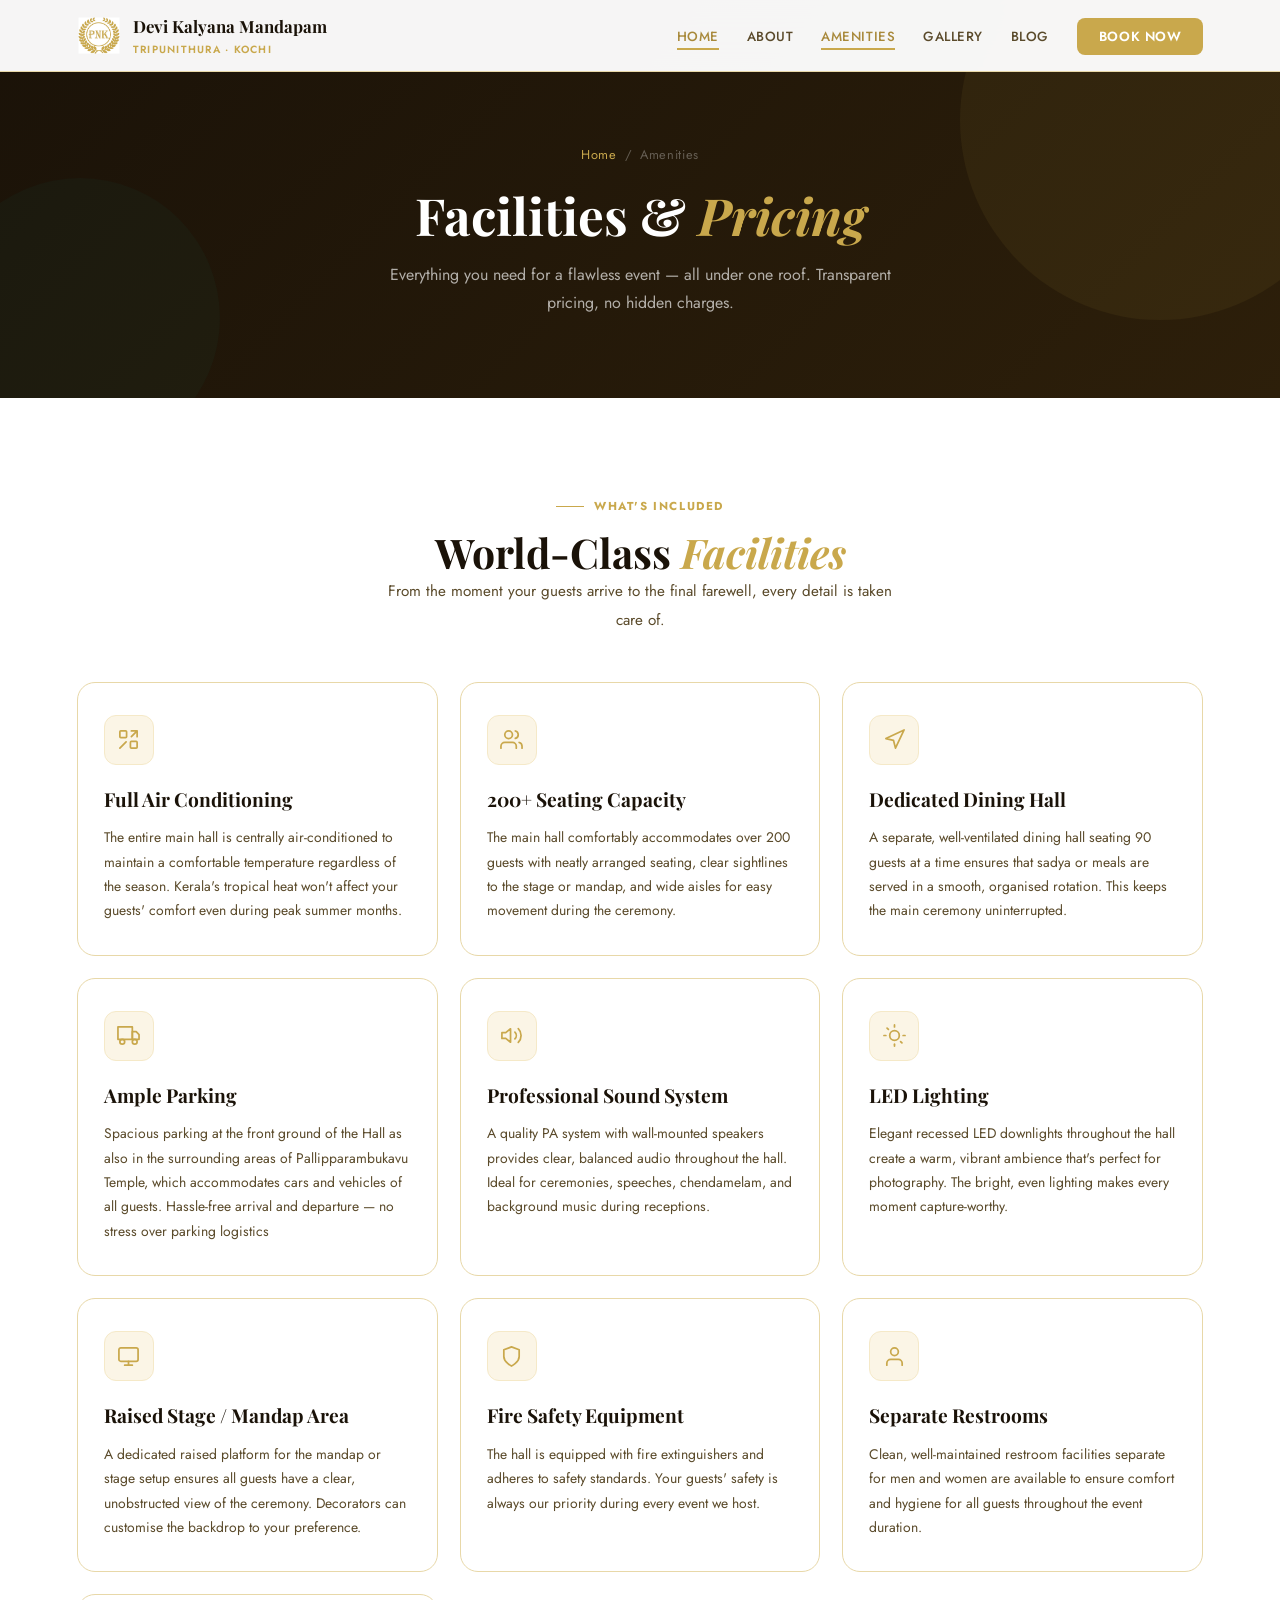
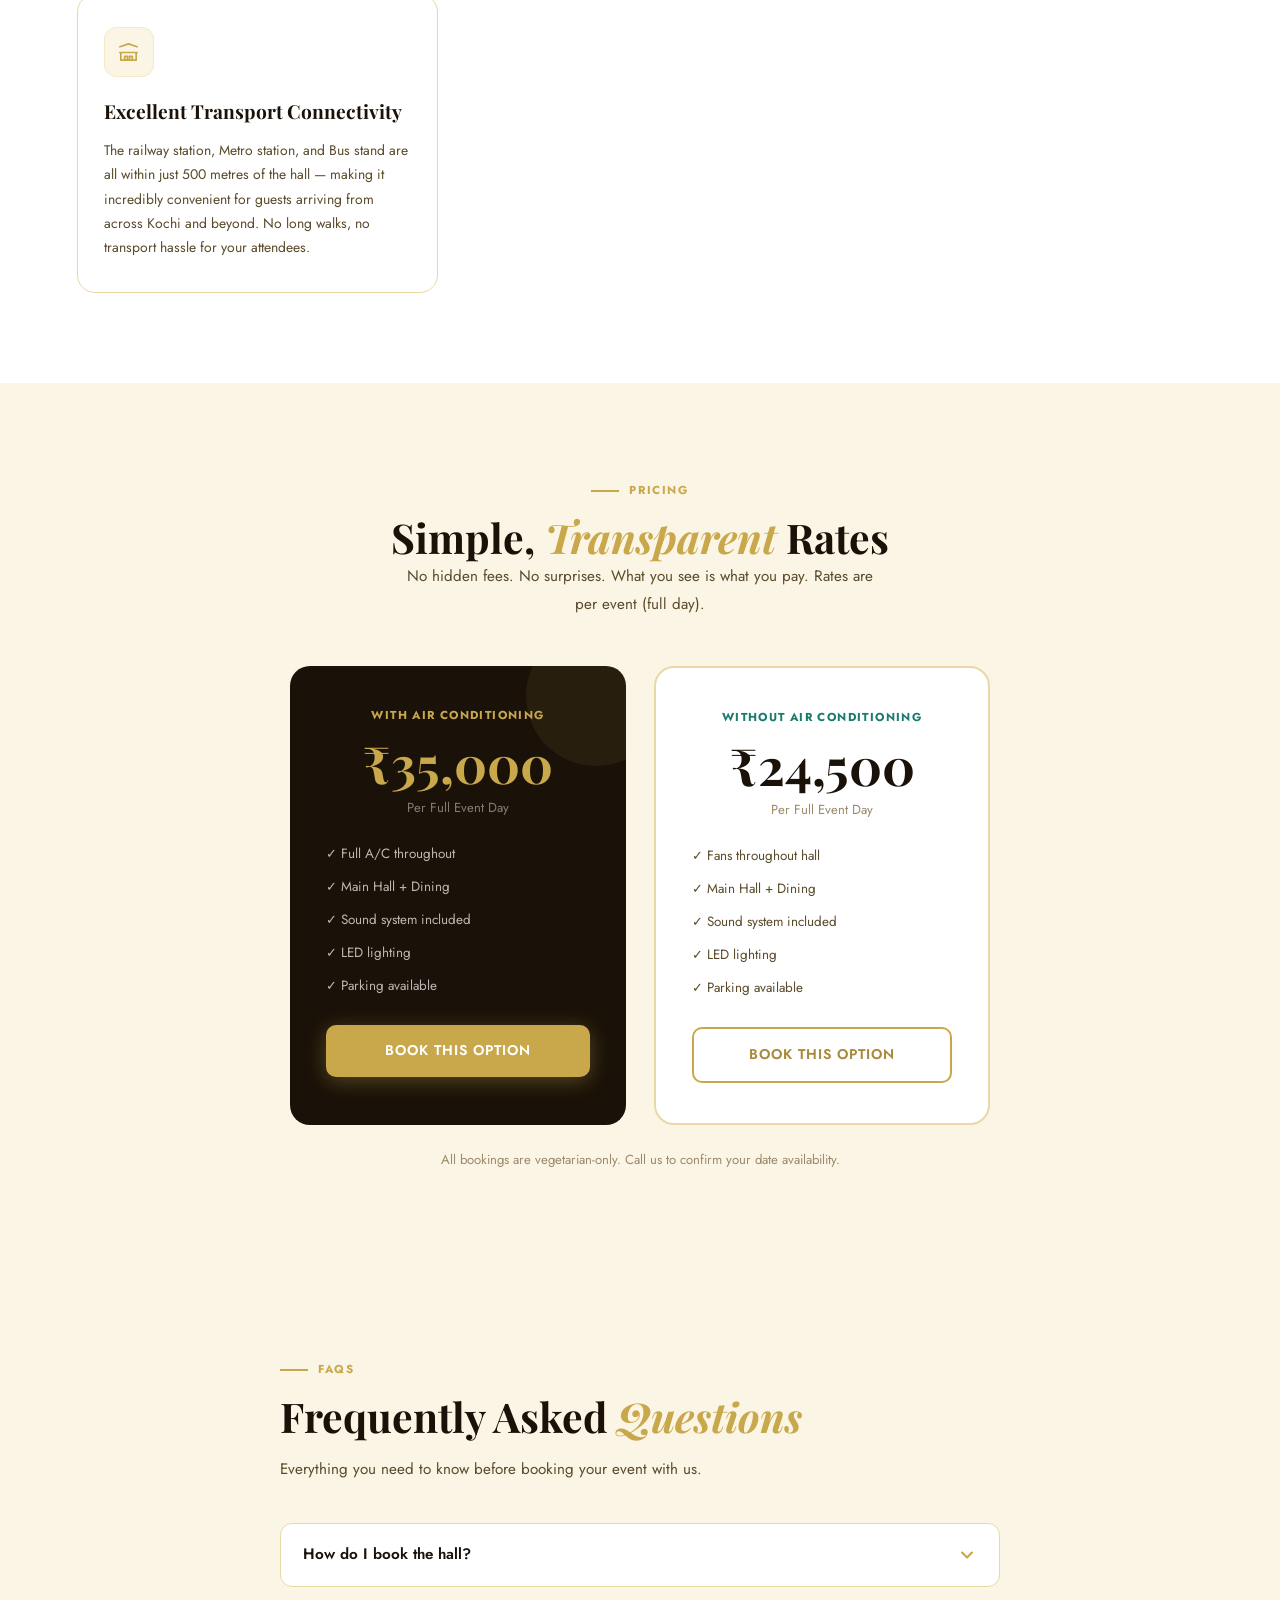
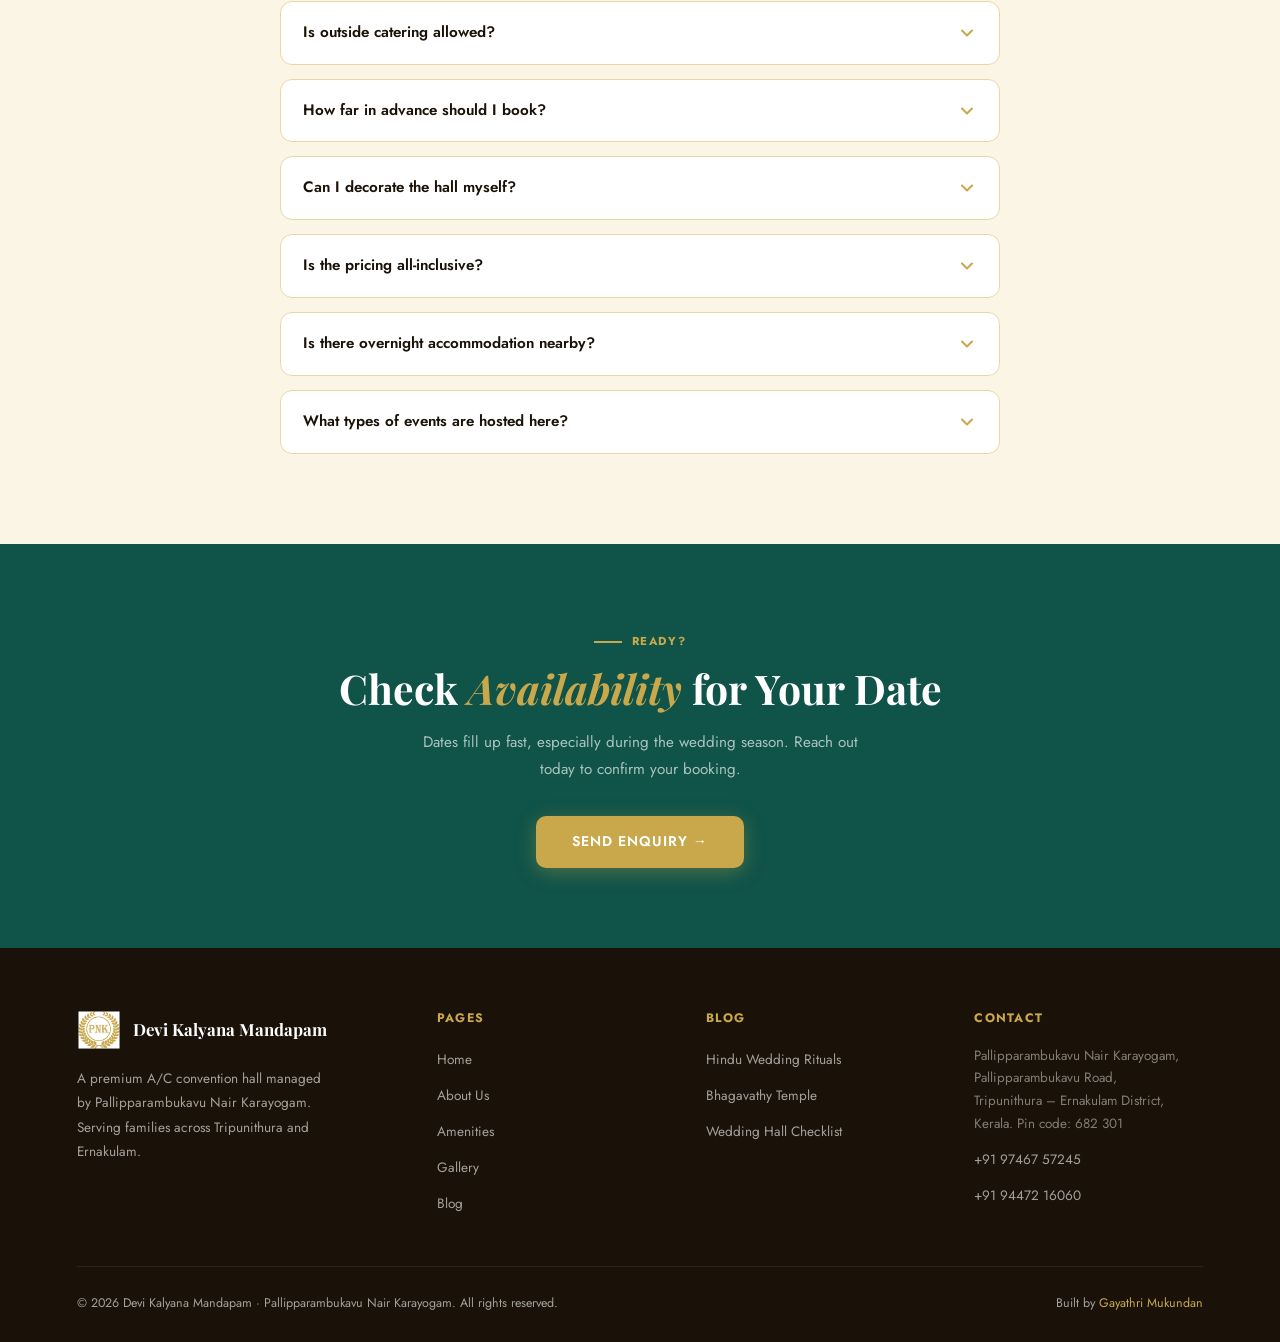
<file: amenities/index.html>
<!DOCTYPE html>
<html lang="en">
<head>
  <meta charset="UTF-8" />
  <meta name="viewport" content="width=device-width, initial-scale=1.0" />
  <link rel="icon" type="image/x-icon" href="../assets/favicom.png" />
  <title>Amenities & Pricing – Devi Kalyana Mandapam, Tripunithura</title>
  <meta name="description" content="Full A/C hall with 200+ seating, dining for 90, parking, LED lighting & sound system. Hall rent: ₹35,000 (A/C) / ₹24,500 (Non-A/C). Vegetarian functions only. Tripunithura, Kochi." />
  <link rel="canonical" href="https://devikalyanamandapam.in/amenities/" />
  <link rel="preconnect" href="https://fonts.googleapis.com" />
  <link rel="preconnect" href="https://fonts.gstatic.com" crossorigin />
  <link href="https://fonts.googleapis.com/css2?family=Playfair+Display:ital,wght@0,400;0,600;0,700;1,400;1,600&family=Jost:wght@300;400;500;600&display=swap" rel="stylesheet" />
  <link rel="stylesheet" href="../css/style.css" />
</head>
<body>

<!-- NAV -->
<nav id="navbar">
  <div class="nav-brand">
    <img src="../assets/PNK_Logo_Golden.png" alt="PNK Logo" class="nav-logo-img" />
    <div class="nav-brand-text"><span>Devi Kalyana Mandapam</span><span>Tripunithura · Kochi</span></div>
  </div>
  <ul class="nav-links">
    <li><a href="../index.html">Home</a></li>
    <li><a href="../about/index.html">About</a></li>
    <li><a href="index.html" class="active">Amenities</a></li>
    <li><a href="../gallery/index.html">Gallery</a></li>
    <li><a href="../blog/index.html">Blog</a></li>
    <li><a href="../index.html#contact" class="btn-nav">Book Now</a></li>
  </ul>
  <div class="hamburger" id="hamburger"><span></span><span></span><span></span></div>
</nav>
<div class="mobile-menu" id="mobileMenu">
  <a href="../index.html" class="mobile-link">Home</a>
  <a href="../about/index.html" class="mobile-link">About</a>
  <a href="index.html" class="mobile-link">Amenities</a>
  <a href="../gallery/index.html" class="mobile-link">Gallery</a>
  <a href="../blog/index.html" class="mobile-link">Blog</a>
  <a href="../index.html#contact" class="mobile-link">Contact &amp; Book</a>
</div>

<!-- PAGE HERO -->
<div class="page-hero">
  <div class="page-hero-inner">
    <div class="page-hero-breadcrumb"><a href="../index.html">Home</a><span>/</span><span>Amenities</span></div>
    <h1>Facilities &amp; <em>Pricing</em></h1>
    <p>Everything you need for a flawless event — all under one roof. Transparent pricing, no hidden charges.</p>
  </div>
</div>

<!-- ALL AMENITIES -->
<section style="background:var(--white)">
  <div class="section-inner">
    <div style="text-align:center;margin-bottom:48px" class="reveal">
      <div class="section-tag" style="justify-content:center">What's Included</div>
      <h2 class="section-title">World-Class <em>Facilities</em></h2>
      <p class="section-body" style="max-width:520px;margin:0 auto">From the moment your guests arrive to the final farewell, every detail is taken care of.</p>
    </div>
    <div class="amenities-full-grid">
      <div class="amenity-full-card reveal">
        <div class="am-icon"><svg viewBox="0 0 24 24"><path d="M9.5 14.5L3 21M21 3l-6 6M21 3H15M21 3v6"/><rect x="3" y="3" width="7" height="7" rx="1"/><rect x="14" y="14" width="7" height="7" rx="1"/></svg></div>
        <h3>Full Air Conditioning</h3>
        <p>The entire main hall is centrally air-conditioned to maintain a comfortable temperature regardless of the season. Kerala's tropical heat won't affect your guests' comfort even during peak summer months.</p>
      </div>
      <div class="amenity-full-card reveal">
        <div class="am-icon"><svg viewBox="0 0 24 24"><path d="M17 21v-2a4 4 0 0 0-4-4H5a4 4 0 0 0-4 4v2"/><circle cx="9" cy="7" r="4"/><path d="M23 21v-2a4 4 0 0 0-3-3.87M16 3.13a4 4 0 0 1 0 7.75"/></svg></div>
        <h3>200+ Seating Capacity</h3>
        <p>The main hall comfortably accommodates over 200 guests with neatly arranged seating, clear sightlines to the stage or mandap, and wide aisles for easy movement during the ceremony.</p>
      </div>
      <div class="amenity-full-card reveal">
        <div class="am-icon"><svg viewBox="0 0 24 24"><path d="M3 11l19-9-9 19-2-8-8-2z"/></svg></div>
        <h3>Dedicated Dining Hall</h3>
        <p>A separate, well-ventilated dining hall seating 90 guests at a time ensures that sadya or meals are served in a smooth, organised rotation. This keeps the main ceremony uninterrupted.</p>
      </div>
      <div class="amenity-full-card reveal">
        <div class="am-icon"><svg viewBox="0 0 24 24"><rect x="1" y="3" width="15" height="13"/><polygon points="16 8 20 8 23 11 23 16 16 16 16 8"/><circle cx="5.5" cy="18.5" r="2.5"/><circle cx="18.5" cy="18.5" r="2.5"/></svg></div>
        <h3>Ample Parking</h3>
        <p>Spacious parking at the front ground of the Hall as also in the surrounding areas of Pallipparambukavu Temple, which accommodates cars and vehicles of all guests. Hassle-free arrival and departure — no stress over parking logistics</p>
      </div>
      <div class="amenity-full-card reveal">
        <div class="am-icon"><svg viewBox="0 0 24 24"><polygon points="11 5 6 9 2 9 2 15 6 15 11 19 11 5"/><path d="M19.07 4.93a10 10 0 0 1 0 14.14M15.54 8.46a5 5 0 0 1 0 7.07"/></svg></div>
        <h3>Professional Sound System</h3>
        <p>A quality PA system with wall-mounted speakers provides clear, balanced audio throughout the hall. Ideal for ceremonies, speeches, chendamelam, and background music during receptions.</p>
      </div>
      <div class="amenity-full-card reveal">
        <div class="am-icon"><svg viewBox="0 0 24 24"><circle cx="12" cy="12" r="5"/><line x1="12" y1="1" x2="12" y2="3"/><line x1="12" y1="21" x2="12" y2="23"/><line x1="4.22" y1="4.22" x2="5.64" y2="5.64"/><line x1="18.36" y1="18.36" x2="19.78" y2="19.78"/><line x1="1" y1="12" x2="3" y2="12"/><line x1="21" y1="12" x2="23" y2="12"/></svg></div>
        <h3>LED Lighting</h3>
        <p>Elegant recessed LED downlights throughout the hall create a warm, vibrant ambience that's perfect for photography. The bright, even lighting makes every moment capture-worthy.</p>
      </div>
      <div class="amenity-full-card reveal">
        <div class="am-icon"><svg viewBox="0 0 24 24"><rect x="2" y="3" width="20" height="14" rx="2"/><line x1="8" y1="21" x2="16" y2="21"/><line x1="12" y1="17" x2="12" y2="21"/></svg></div>
        <h3>Raised Stage / Mandap Area</h3>
        <p>A dedicated raised platform for the mandap or stage setup ensures all guests have a clear, unobstructed view of the ceremony. Decorators can customise the backdrop to your preference.</p>
      </div>
      <div class="amenity-full-card reveal">
        <div class="am-icon"><svg viewBox="0 0 24 24"><path d="M12 22s8-4 8-10V5l-8-3-8 3v7c0 6 8 10 8 10z"/></svg></div>
        <h3>Fire Safety Equipment</h3>
        <p>The hall is equipped with fire extinguishers and adheres to safety standards. Your guests' safety is always our priority during every event we host.</p>
      </div>
      <div class="amenity-full-card reveal">
        <div class="am-icon"><svg viewBox="0 0 24 24"><path d="M20 21v-2a4 4 0 0 0-4-4H8a4 4 0 0 0-4 4v2"/><circle cx="12" cy="7" r="4"/></svg></div>
        <h3>Separate Restrooms</h3>
        <p>Clean, well-maintained restroom facilities separate for men and women are available to ensure comfort and hygiene for all guests throughout the event duration.</p>
      </div>
      <div class="amenity-full-card reveal">
        <div class="am-icon"><svg viewBox="0 0 24 24"><path d="M3 12h18M3 6l9-3 9 3M4 12v8h16v-8"/><rect x="8" y="16" width="3" height="4"/><rect x="13" y="16" width="3" height="4"/></svg></div>
        <h3>Excellent Transport Connectivity</h3>
        <p>The railway station, Metro station, and Bus stand are all within just 500 metres of the hall — making it incredibly convenient for guests arriving from across Kochi and beyond. No long walks, no transport hassle for your attendees.</p>
      </div>
    </div>
  </div>
</section>

<!-- PRICING -->
<section style="background:var(--gold-pale)">
  <div class="section-inner">
    <div style="text-align:center;margin-bottom:48px" class="reveal">
      <div class="section-tag" style="justify-content:center">Pricing</div>
      <h2 class="section-title">Simple, <em>Transparent</em> Rates</h2>
      <p class="section-body" style="max-width:480px;margin:0 auto">No hidden fees. No surprises. What you see is what you pay. Rates are per event (full day).</p>
    </div>
    <div  class="pricing-options-grid reveal">
      <div style="background:var(--text-dark);border-radius:20px;padding:40px 36px;text-align:center;position:relative;overflow:hidden">
        <div style="position:absolute;top:-40px;right:-40px;width:140px;height:140px;border-radius:50%;background:rgba(201,168,76,0.08)"></div>
        <div style="font-size:0.72rem;text-transform:uppercase;letter-spacing:0.12em;color:var(--gold);font-weight:700;margin-bottom:12px">With Air Conditioning</div>
        <div style="font-family:var(--ff-head);font-size:3.2rem;color:var(--gold);font-weight:700;line-height:1">₹35,000</div>
        <div style="color:rgba(255,255,255,0.45);font-size:0.82rem;margin-top:8px">Per Full Event Day</div>
        <div style="margin-top:24px;display:flex;flex-direction:column;gap:10px;text-align:left">
          <div style="font-size:0.84rem;color:rgba(255,255,255,0.7)">✓ Full A/C throughout</div>
          <div style="font-size:0.84rem;color:rgba(255,255,255,0.7)">✓ Main Hall + Dining</div>
          <div style="font-size:0.84rem;color:rgba(255,255,255,0.7)">✓ Sound system included</div>
          <div style="font-size:0.84rem;color:rgba(255,255,255,0.7)">✓ LED lighting</div>
          <div style="font-size:0.84rem;color:rgba(255,255,255,0.7)">✓ Parking available</div>
        </div>
        <a href="../index.html#contact" class="btn-gold" style="display:block;margin-top:28px">Book This Option</a>
      </div>
      <div style="background:var(--white);border-radius:20px;padding:40px 36px;text-align:center;border:2px solid var(--border)">
        <div style="font-size:0.72rem;text-transform:uppercase;letter-spacing:0.12em;color:var(--teal);font-weight:700;margin-bottom:12px">Without Air Conditioning</div>
        <div style="font-family:var(--ff-head);font-size:3.2rem;color:var(--text-dark);font-weight:700;line-height:1">₹24,500</div>
        <div style="color:var(--text-light);font-size:0.82rem;margin-top:8px">Per Full Event Day</div>
        <div style="margin-top:24px;display:flex;flex-direction:column;gap:10px;text-align:left">
          <div style="font-size:0.84rem;color:var(--text-mid)">✓ Fans throughout hall</div>
          <div style="font-size:0.84rem;color:var(--text-mid)">✓ Main Hall + Dining</div>
          <div style="font-size:0.84rem;color:var(--text-mid)">✓ Sound system included</div>
          <div style="font-size:0.84rem;color:var(--text-mid)">✓ LED lighting</div>
          <div style="font-size:0.84rem;color:var(--text-mid)">✓ Parking available</div>
        </div>
        <a href="../index.html#contact" class="btn-outline-gold" style="display:block;margin-top:28px">Book This Option</a>
      </div>
    </div>
    <p style="text-align:center;color:var(--text-light);font-size:0.82rem;margin-top:24px">All bookings are vegetarian-only. Call us to confirm your date availability.</p>
  </div>
</section>

<!-- FAQ -->
<section class="faq-section">
  <div class="section-inner">
    <div style="max-width:720px;margin:0 auto">
      <div class="reveal">
        <div class="section-tag">FAQs</div>
        <h2 class="section-title">Frequently Asked <em>Questions</em></h2>
        <p class="section-body">Everything you need to know before booking your event with us.</p>
      </div>
      <div class="faq-list" style="margin-top:40px">
        <div class="faq-item reveal">
          <div class="faq-q">How do I book the hall? <svg viewBox="0 0 24 24" fill="none" stroke-width="2.5" stroke-linecap="round" stroke-linejoin="round"><polyline points="6 9 12 15 18 9"/></svg></div>
          <div class="faq-a"><p>You can call us on +91 97467 57245 / +91 94472 16060 / +91 98473 37007 or fill in the enquiry form on our website. We'll confirm your date and provide booking details.</p></div>
        </div>
        <div class="faq-item reveal">
          <div class="faq-q">Is outside catering allowed? <svg viewBox="0 0 24 24" fill="none" stroke-width="2.5" stroke-linecap="round" stroke-linejoin="round"><polyline points="6 9 12 15 18 9"/></svg></div>
          <div class="faq-a"><p>Yes, you may bring your own catering team. The hall does not provide catering services itself. Please note that only vegetarian food is permitted on the premises — no non-vegetarian items are allowed.</p></div>
        </div>
        <div class="faq-item reveal">
          <div class="faq-q">How far in advance should I book? <svg viewBox="0 0 24 24" fill="none" stroke-width="2.5" stroke-linecap="round" stroke-linejoin="round"><polyline points="6 9 12 15 18 9"/></svg></div>
          <div class="faq-a"><p>We recommend booking at least 3–6 months in advance for weddings and major events, especially during the Kerala wedding season (Nov–Feb). Contact us early to secure your preferred date.</p></div>
        </div>
        <div class="faq-item reveal">
          <div class="faq-q">Can I decorate the hall myself? <svg viewBox="0 0 24 24" fill="none" stroke-width="2.5" stroke-linecap="round" stroke-linejoin="round"><polyline points="6 9 12 15 18 9"/></svg></div>
          <div class="faq-a"><p>Yes, you are free to bring your own decorator. We allow access to the hall the evening prior to the event for setup. Please discuss this with our team when booking so we can coordinate timing.</p></div>
        </div>
        <div class="faq-item reveal">
          <div class="faq-q">Is the pricing all-inclusive? <svg viewBox="0 0 24 24" fill="none" stroke-width="2.5" stroke-linecap="round" stroke-linejoin="round"><polyline points="6 9 12 15 18 9"/></svg></div>
          <div class="faq-a"><p>The quoted rental price covers hall access (main + dining), sound system, LED lighting, and parking. Catering, decoration, and any external equipment are arranged separately by the booking family.</p></div>
        </div>
        <div class="faq-item reveal">
          <div class="faq-q">Is there overnight accommodation nearby? <svg viewBox="0 0 24 24" fill="none" stroke-width="2.5" stroke-linecap="round" stroke-linejoin="round"><polyline points="6 9 12 15 18 9"/></svg></div>
          <div class="faq-a"><p>Tripunithura and the nearby Ernakulam area have several hotels and lodges to suit all budgets. The hall is also well-connected to Kochi city, making it convenient for outstation guests.</p></div>
        </div>
        <div class="faq-item reveal">
          <div class="faq-q">What types of events are hosted here? <svg viewBox="0 0 24 24" fill="none" stroke-width="2.5" stroke-linecap="round" stroke-linejoin="round"><polyline points="6 9 12 15 18 9"/></svg></div>
          <div class="faq-a"><p>We host weddings (Thirukalyanam), engagements (Nichayathartham), wedding receptions, Seemantham, Annaprasanam, Upanayanam, birthday celebrations, and other auspicious Hindu family functions.</p></div>
        </div>
      </div>
    </div>
  </div>
</section>

<!-- CTA -->
<section style="background:var(--teal-dark);text-align:center;padding:80px 6%">
  <div class="section-inner"><div class="reveal"><div class="section-tag why-tag" style="justify-content:center">Ready?</div><h2 class="section-title why-title" style="margin-bottom:16px">Check <em>Availability</em> for Your Date</h2><p style="color:rgba(255,255,255,0.65);max-width:440px;margin:0 auto 32px;font-size:0.95rem;line-height:1.8">Dates fill up fast, especially during the wedding season. Reach out today to confirm your booking.</p><a href="../index.html#contact" class="btn-gold">Send Enquiry →</a></div></div>
</section>

<!-- FOOTER -->
<footer>
  <div class="footer-grid">
    <div class="footer-brand"><div class="footer-brand-logo"><img src="../assets/PNK_Logo_Golden.png" alt="PNK Logo" /><span>Devi Kalyana Mandapam</span></div><p>A premium A/C convention hall managed by Pallipparambukavu Nair Karayogam. Serving families across Tripunithura and Ernakulam.</p></div>
    <div class="footer-col"><h4>Pages</h4><ul><li><a href="../index.html">Home</a></li><li><a href="../about/index.html">About Us</a></li><li><a href="index.html">Amenities</a></li><li><a href="../gallery/index.html">Gallery</a></li><li><a href="../blog/index.html">Blog</a></li></ul></div>
    <div class="footer-col"><h4>Blog</h4><ul><li><a href="../blog/hindu-wedding-rituals-guide.html">Hindu Wedding Rituals</a></li><li><a href="../blog/pallipparambukavu-bhagavathy-temple.html">Bhagavathy Temple</a></li><li><a href="../blog/wedding-hall-checklist-kerala.html">Wedding Hall Checklist</a></li></ul></div>
    <div class="footer-col"><h4>Contact</h4><ul><li style="font-size:.84rem;line-height:1.7;color:rgba(255,255,255,0.45)">Pallipparambukavu Nair Karayogam, Pallipparambukavu Road,<br>Tripunithura – Ernakulam District, Kerala. Pin code: 682 301</li><li><a href="tel:+919746757245">+91 97467 57245</a></li><li><a href="tel:+919447216060">+91 94472 16060</a></li></ul></div>
  </div>
  <div class="footer-bottom"><p>© <span class="current-year"></span> Devi Kalyana Mandapam · Pallipparambukavu Nair Karayogam. All rights reserved.</p><p>Built by <span style="color:var(--teal-light)"><a href="https://gayathri282.github.io/Gayathri.github.io/" target="_blank">Gayathri Mukundan</a></span></p></div>
</footer>

<script src="../js/main.js"></script>
</body>
</html>
</file>
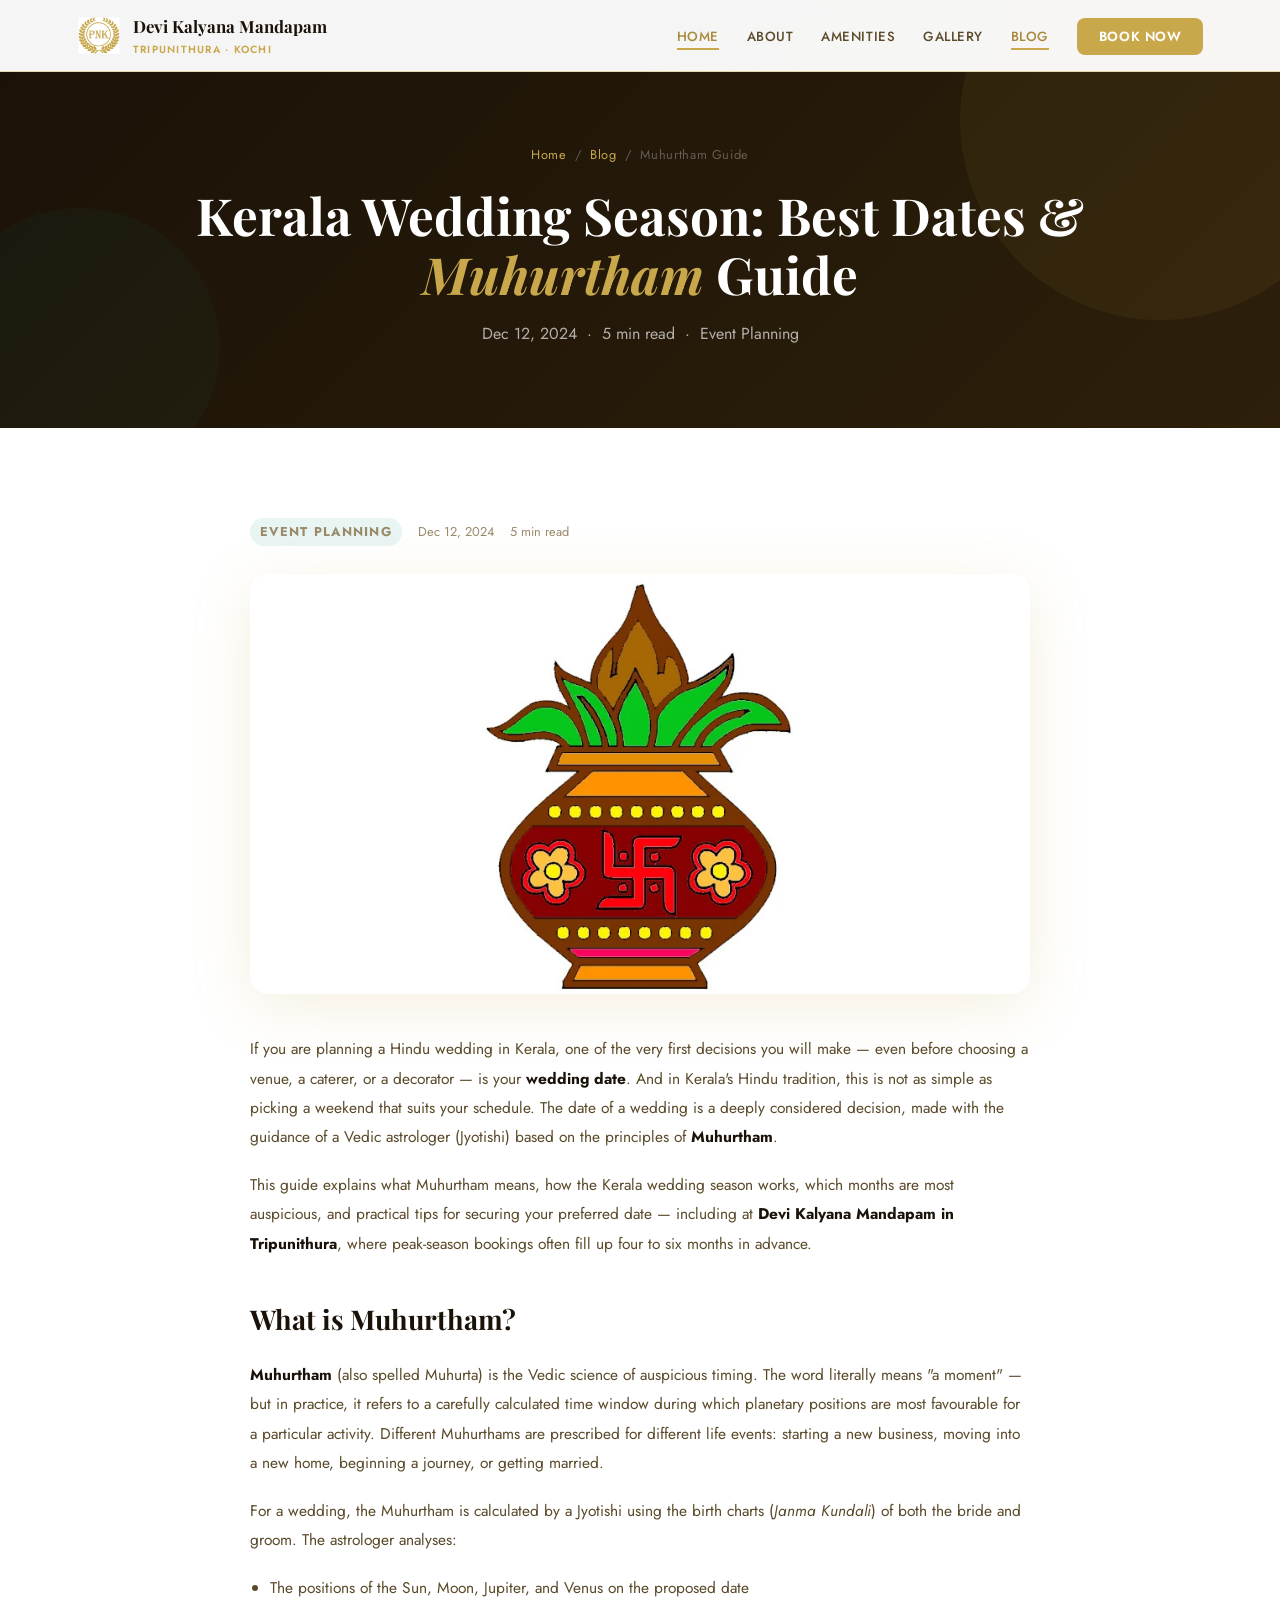
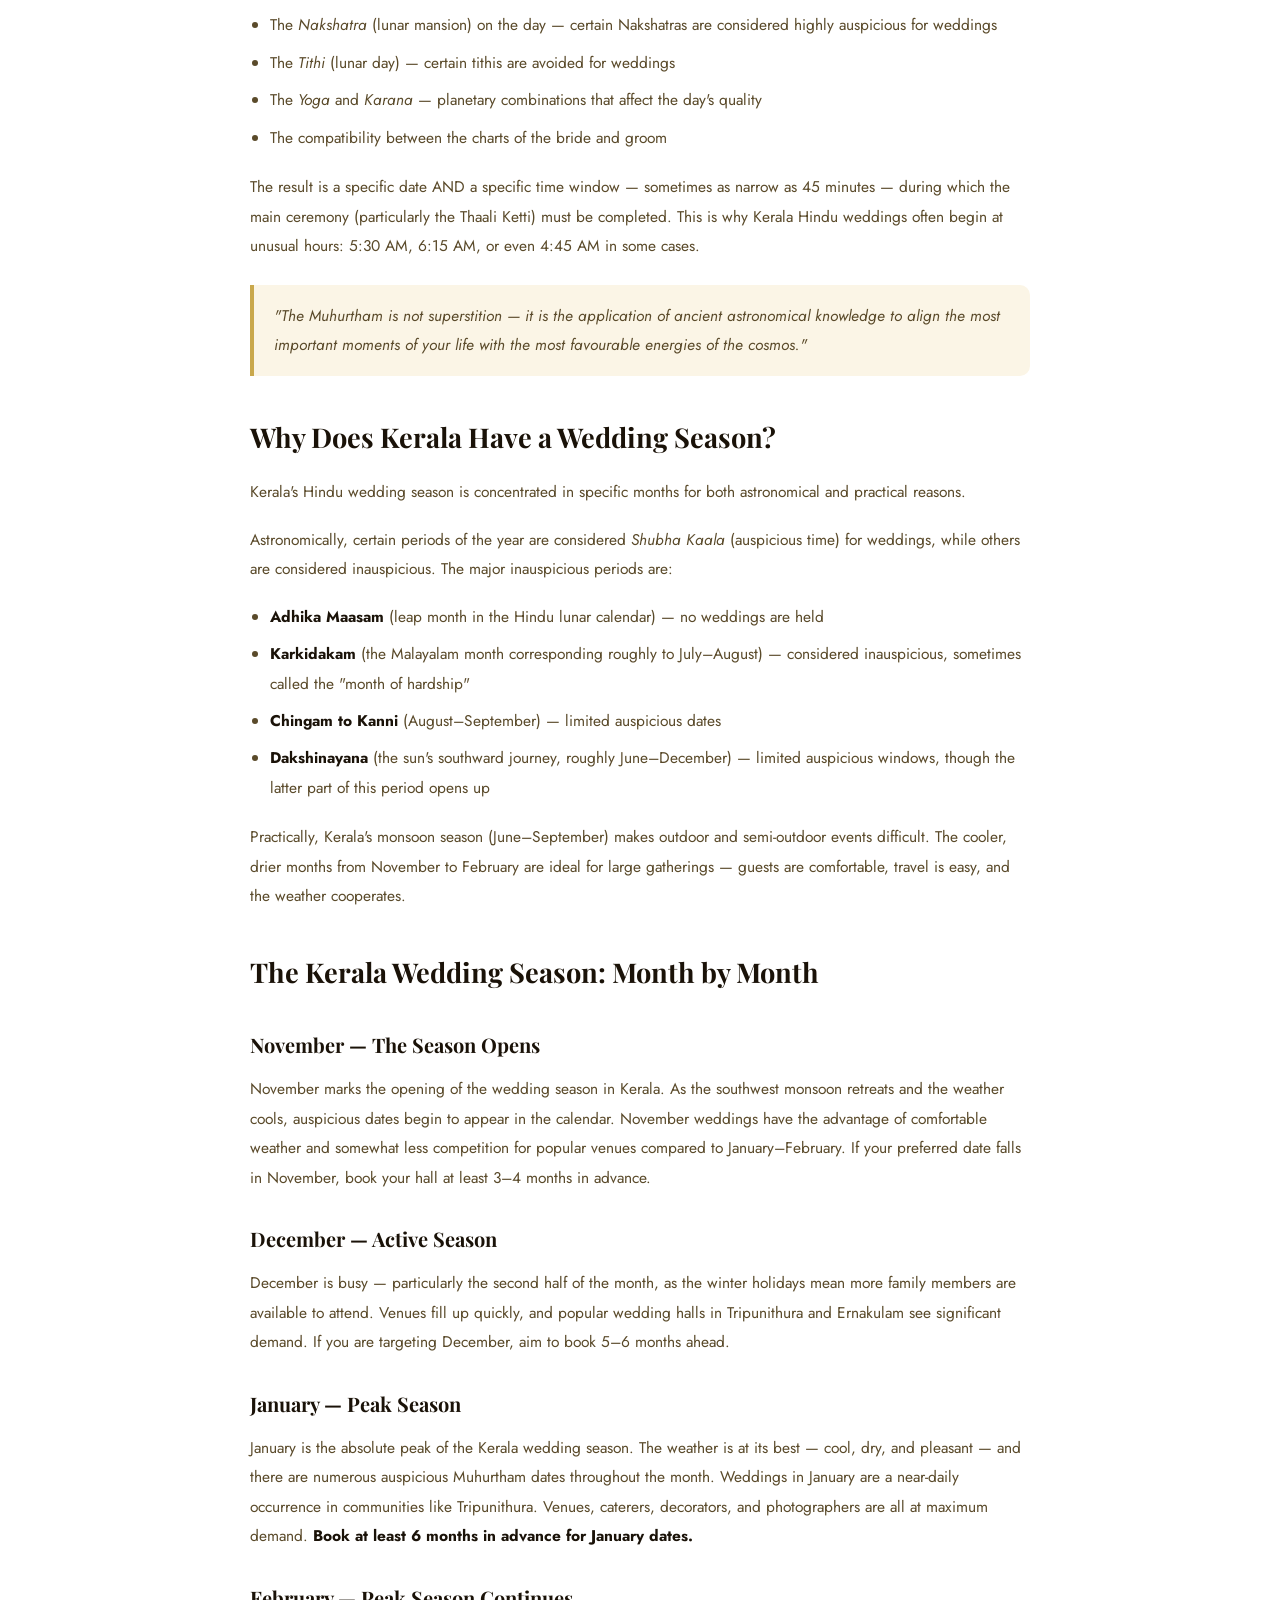
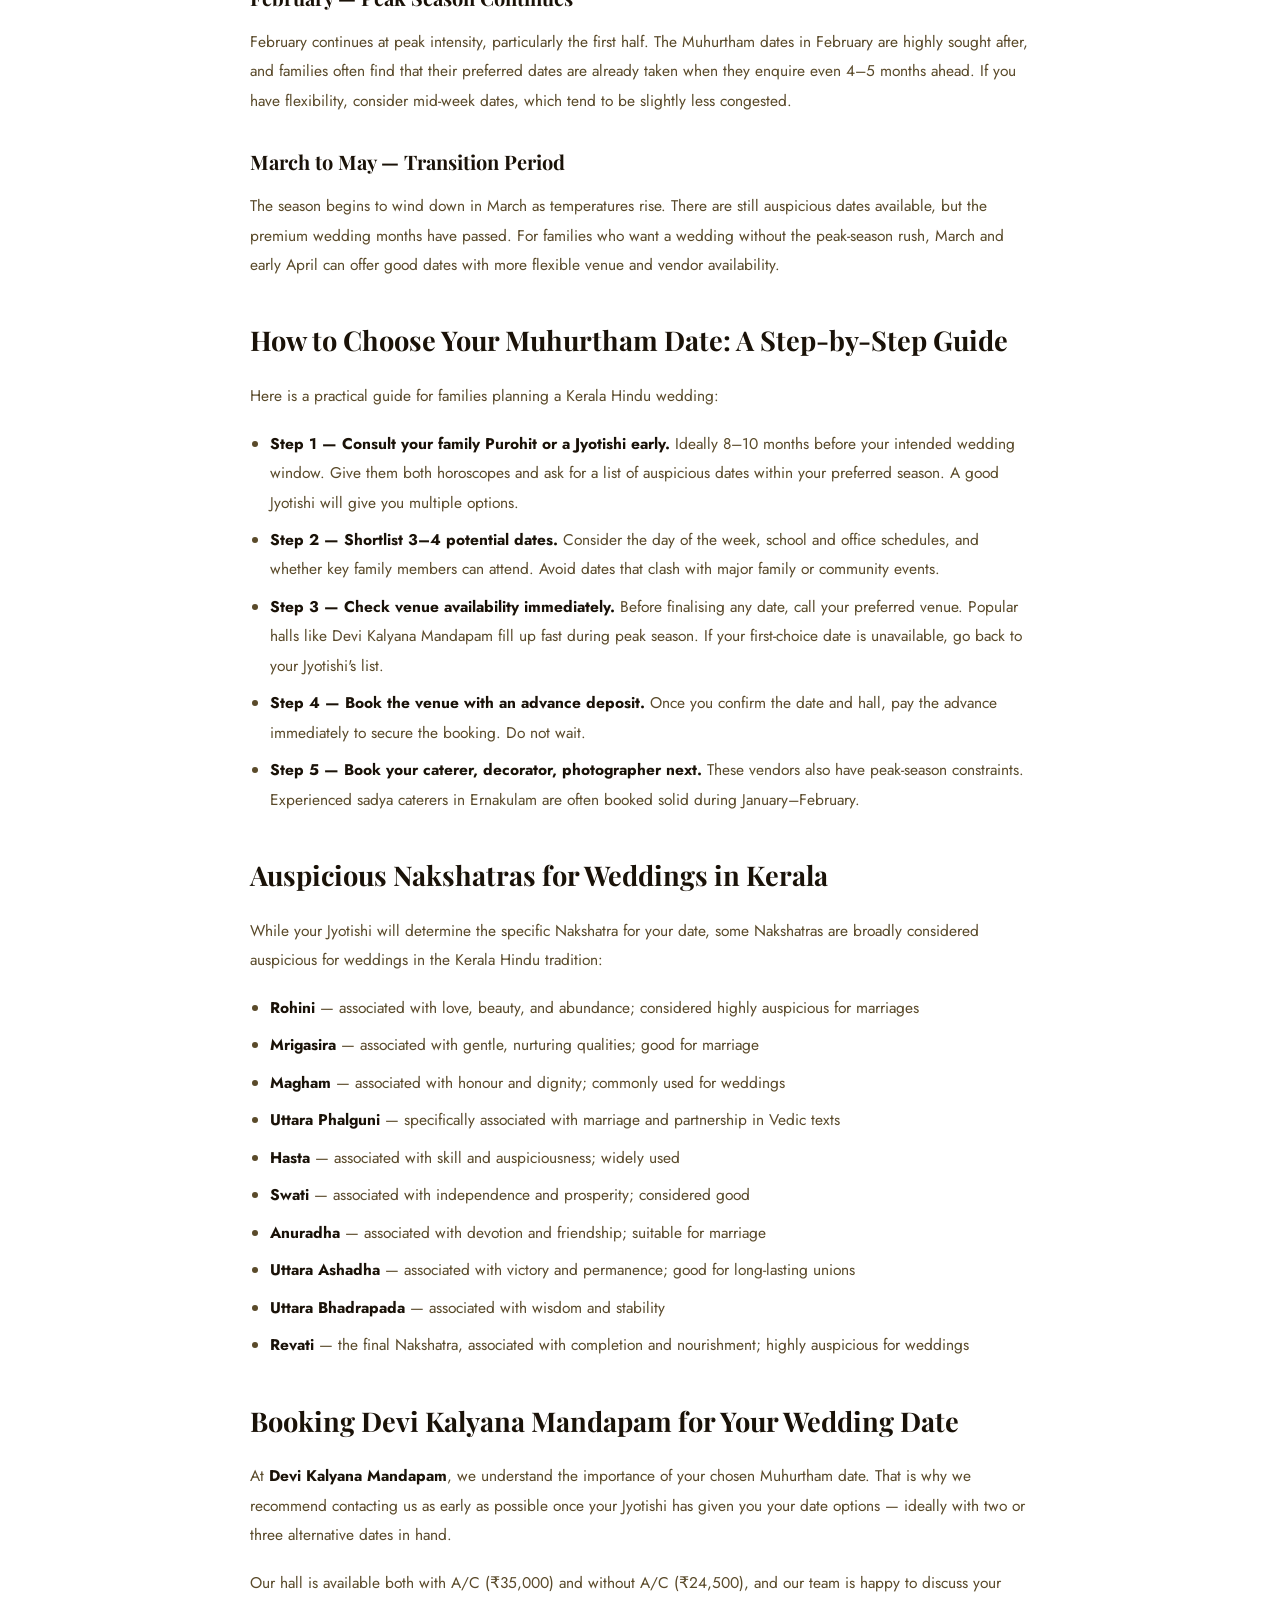
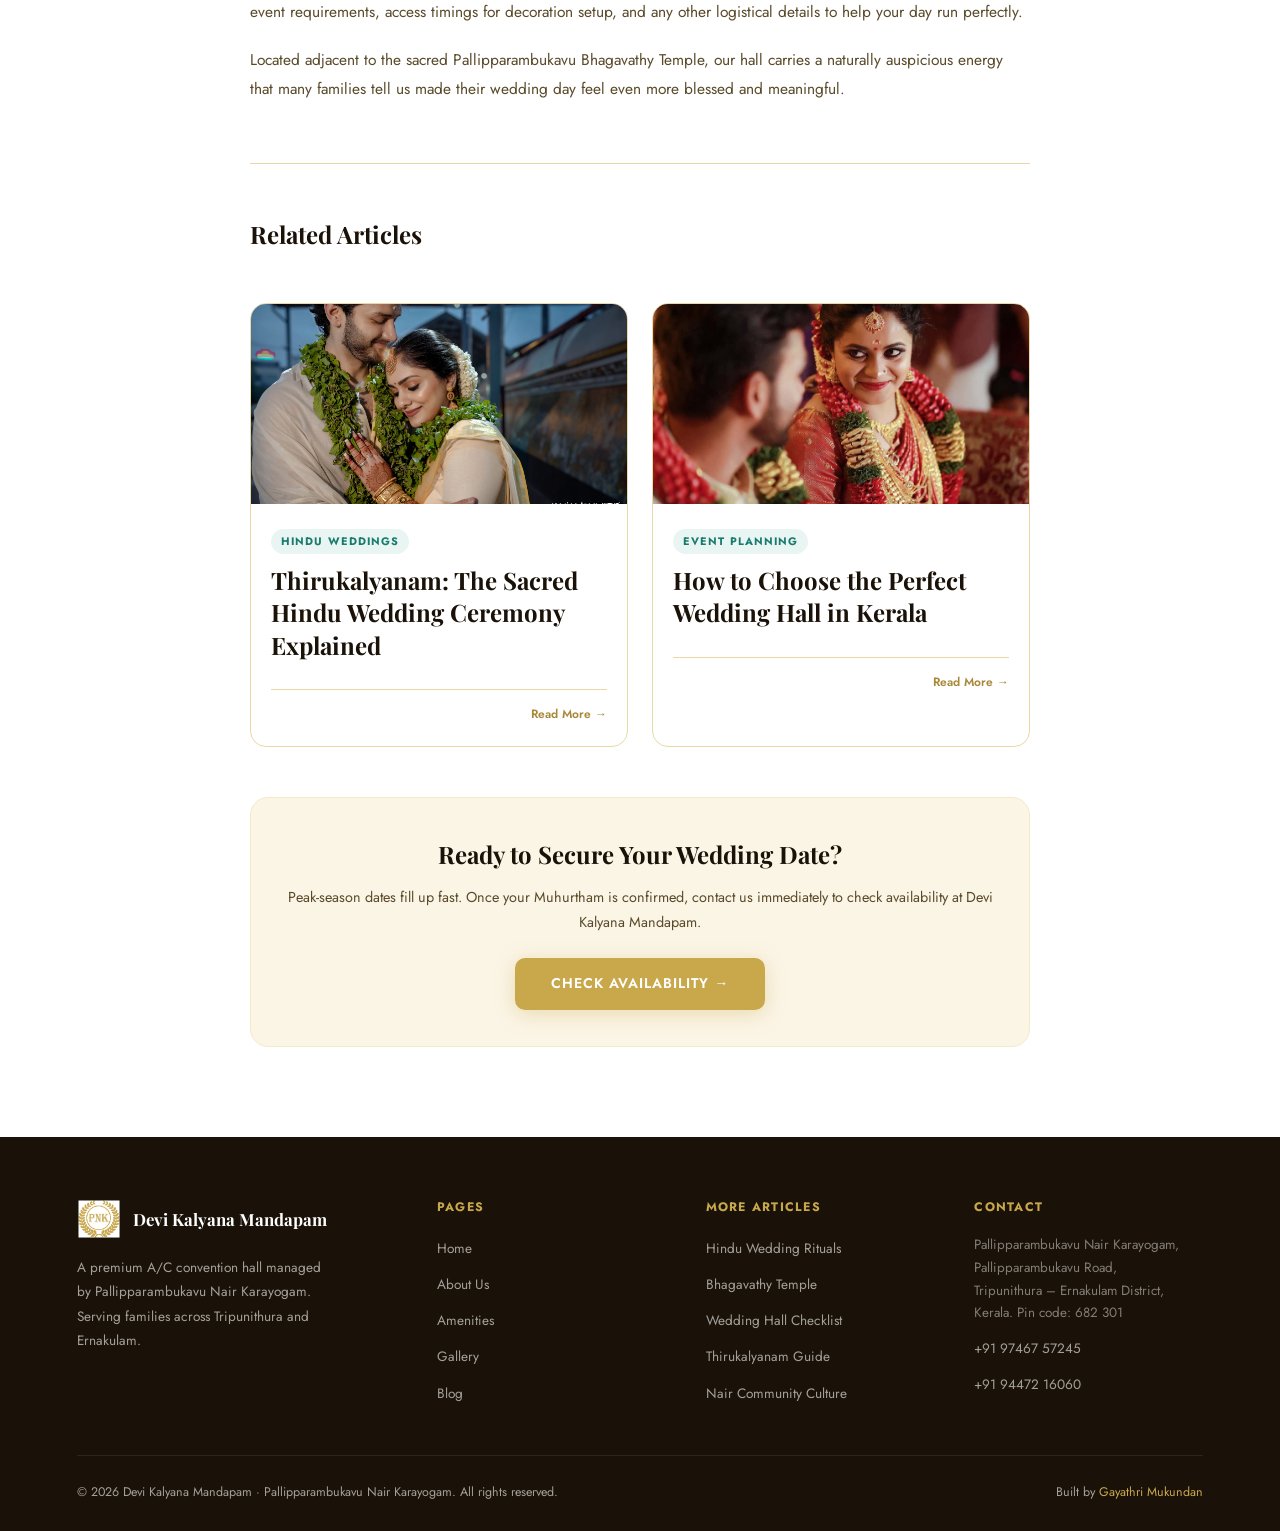
<file: blog/kerala-wedding-season-muhurtham-guide.html>
<!DOCTYPE html>
<html lang="en">
<head>
  <meta charset="UTF-8" />
  <meta name="viewport" content="width=device-width, initial-scale=1.0" />
  <link rel="icon" type="image/x-icon" href="../assets/favicom.png" />
  <title>Kerala Wedding Season: Best Dates & Muhurtham Guide | Devi Kalyana Mandapam</title>
  <meta name="description" content="Plan your Kerala Hindu wedding around the most auspicious dates. Understand Muhurtham, the best months for weddings in Kerala, and how to choose your wedding date using the Hindu calendar." />
  <meta name="keywords" content="Kerala wedding season, Muhurtham dates Kerala, best dates for wedding Kerala, Hindu wedding calendar Kerala, auspicious wedding dates 2025 Kerala, Muhurtham guide Tripunithura, wedding season November February Kerala" />
  <link rel="canonical" href="https://devikalyanamandapam.in/blog/kerala-wedding-season-muhurtham-guide.html" />
  <script type="application/ld+json">
  {
    "@context": "https://schema.org",
    "@type": "BlogPosting",
    "headline": "Kerala Wedding Season: Best Dates & Muhurtham Guide",
    "description": "Plan your wedding around the most auspicious Hindu calendar dates and understand why the Kerala wedding season runs from November to February.",
    "author": {"@type": "Organization", "name": "Devi Kalyana Mandapam"},
    "publisher": {"@type": "Organization", "name": "Pallipparambukavu Nair Karayogam"},
    "datePublished": "2024-12-12",
    "url": "https://devikalyanamandapam.in/blog/kerala-wedding-season-muhurtham-guide.html"
  }
  </script>
  <link rel="preconnect" href="https://fonts.googleapis.com" />
  <link rel="preconnect" href="https://fonts.gstatic.com" crossorigin />
  <link href="https://fonts.googleapis.com/css2?family=Playfair+Display:ital,wght@0,400;0,600;0,700;1,400;1,600&family=Jost:wght@300;400;500;600&display=swap" rel="stylesheet" />
  <link rel="stylesheet" href="../css/style.css" />
</head>
<body>

<!-- NAV -->
<nav id="navbar">
  <div class="nav-brand">
    <img src="../assets/PNK_Logo_Golden.png" alt="PNK Logo" class="nav-logo-img" />
    <div class="nav-brand-text"><span>Devi Kalyana Mandapam</span><span>Tripunithura · Kochi</span></div>
  </div>
  <ul class="nav-links">
    <li><a href="../index.html">Home</a></li>
    <li><a href="../about/index.html">About</a></li>
    <li><a href="../amenities/index.html">Amenities</a></li>
    <li><a href="../gallery/index.html">Gallery</a></li>
    <li><a href="index.html" class="active">Blog</a></li>
    <li><a href="../index.html#contact" class="btn-nav">Book Now</a></li>
  </ul>
  <div class="hamburger" id="hamburger"><span></span><span></span><span></span></div>
</nav>
<div class="mobile-menu" id="mobileMenu">
  <a href="../index.html" class="mobile-link">Home</a>
  <a href="../about/index.html" class="mobile-link">About</a>
  <a href="../amenities/index.html" class="mobile-link">Amenities</a>
  <a href="../gallery/index.html" class="mobile-link">Gallery</a>
  <a href="index.html" class="mobile-link">Blog</a>
  <a href="../index.html#contact" class="mobile-link">Contact &amp; Book</a>
</div>

<!-- PAGE HERO -->
<div class="page-hero">
  <div class="page-hero-inner">
    <div class="page-hero-breadcrumb">
      <a href="../index.html">Home</a><span>/</span>
      <a href="index.html">Blog</a><span>/</span>
      <span>Muhurtham Guide</span>
    </div>
    <h1>Kerala Wedding Season: Best Dates &amp; <em>Muhurtham</em> Guide</h1>
    <p>Dec 12, 2024 &nbsp;·&nbsp; 5 min read &nbsp;·&nbsp; Event Planning</p>
  </div>
</div>

<!-- ARTICLE -->
<section style="background:var(--white)">
  <div class="section-inner">
    <div class="blog-post-wrap">

      <div class="blog-post-meta reveal">
        <span class="blog-tag">Event Planning</span>
        <span>Dec 12, 2024</span>
        <span>5 min read</span>
      </div>

      <img src="../assets/muhurtam.webp"
           onerror="this.style.display='none'"
           alt="Kerala wedding season muhurtham calendar guide"
           class="blog-post-hero-img reveal" />

      <div class="blog-post-content reveal">

        <p>If you are planning a Hindu wedding in Kerala, one of the very first decisions you will make — even before choosing a venue, a caterer, or a decorator — is your <strong>wedding date</strong>. And in Kerala's Hindu tradition, this is not as simple as picking a weekend that suits your schedule. The date of a wedding is a deeply considered decision, made with the guidance of a Vedic astrologer (Jyotishi) based on the principles of <strong>Muhurtham</strong>.</p>

        <p>This guide explains what Muhurtham means, how the Kerala wedding season works, which months are most auspicious, and practical tips for securing your preferred date — including at <strong>Devi Kalyana Mandapam in Tripunithura</strong>, where peak-season bookings often fill up four to six months in advance.</p>

        <h2>What is Muhurtham?</h2>
        <p><strong>Muhurtham</strong> (also spelled Muhurta) is the Vedic science of auspicious timing. The word literally means "a moment" — but in practice, it refers to a carefully calculated time window during which planetary positions are most favourable for a particular activity. Different Muhurthams are prescribed for different life events: starting a new business, moving into a new home, beginning a journey, or getting married.</p>
        <p>For a wedding, the Muhurtham is calculated by a Jyotishi using the birth charts (<em>Janma Kundali</em>) of both the bride and groom. The astrologer analyses:</p>
        <ul>
          <li>The positions of the Sun, Moon, Jupiter, and Venus on the proposed date</li>
          <li>The <em>Nakshatra</em> (lunar mansion) on the day — certain Nakshatras are considered highly auspicious for weddings</li>
          <li>The <em>Tithi</em> (lunar day) — certain tithis are avoided for weddings</li>
          <li>The <em>Yoga</em> and <em>Karana</em> — planetary combinations that affect the day's quality</li>
          <li>The compatibility between the charts of the bride and groom</li>
        </ul>
        <p>The result is a specific date AND a specific time window — sometimes as narrow as 45 minutes — during which the main ceremony (particularly the Thaali Ketti) must be completed. This is why Kerala Hindu weddings often begin at unusual hours: 5:30 AM, 6:15 AM, or even 4:45 AM in some cases.</p>

        <blockquote>
          "The Muhurtham is not superstition — it is the application of ancient astronomical knowledge to align the most important moments of your life with the most favourable energies of the cosmos."
        </blockquote>

        <h2>Why Does Kerala Have a Wedding Season?</h2>
        <p>Kerala's Hindu wedding season is concentrated in specific months for both astronomical and practical reasons.</p>
        <p>Astronomically, certain periods of the year are considered <em>Shubha Kaala</em> (auspicious time) for weddings, while others are considered inauspicious. The major inauspicious periods are:</p>
        <ul>
          <li><strong>Adhika Maasam</strong> (leap month in the Hindu lunar calendar) — no weddings are held</li>
          <li><strong>Karkidakam</strong> (the Malayalam month corresponding roughly to July–August) — considered inauspicious, sometimes called the "month of hardship"</li>
          <li><strong>Chingam to Kanni</strong> (August–September) — limited auspicious dates</li>
          <li><strong>Dakshinayana</strong> (the sun's southward journey, roughly June–December) — limited auspicious windows, though the latter part of this period opens up</li>
        </ul>
        <p>Practically, Kerala's monsoon season (June–September) makes outdoor and semi-outdoor events difficult. The cooler, drier months from November to February are ideal for large gatherings — guests are comfortable, travel is easy, and the weather cooperates.</p>

        <h2>The Kerala Wedding Season: Month by Month</h2>

        <h3>November — The Season Opens</h3>
        <p>November marks the opening of the wedding season in Kerala. As the southwest monsoon retreats and the weather cools, auspicious dates begin to appear in the calendar. November weddings have the advantage of comfortable weather and somewhat less competition for popular venues compared to January–February. If your preferred date falls in November, book your hall at least 3–4 months in advance.</p>

        <h3>December — Active Season</h3>
        <p>December is busy — particularly the second half of the month, as the winter holidays mean more family members are available to attend. Venues fill up quickly, and popular wedding halls in Tripunithura and Ernakulam see significant demand. If you are targeting December, aim to book 5–6 months ahead.</p>

        <h3>January — Peak Season</h3>
        <p>January is the absolute peak of the Kerala wedding season. The weather is at its best — cool, dry, and pleasant — and there are numerous auspicious Muhurtham dates throughout the month. Weddings in January are a near-daily occurrence in communities like Tripunithura. Venues, caterers, decorators, and photographers are all at maximum demand. <strong>Book at least 6 months in advance for January dates.</strong></p>

        <h3>February — Peak Season Continues</h3>
        <p>February continues at peak intensity, particularly the first half. The Muhurtham dates in February are highly sought after, and families often find that their preferred dates are already taken when they enquire even 4–5 months ahead. If you have flexibility, consider mid-week dates, which tend to be slightly less congested.</p>

        <h3>March to May — Transition Period</h3>
        <p>The season begins to wind down in March as temperatures rise. There are still auspicious dates available, but the premium wedding months have passed. For families who want a wedding without the peak-season rush, March and early April can offer good dates with more flexible venue and vendor availability.</p>

        <h2>How to Choose Your Muhurtham Date: A Step-by-Step Guide</h2>

        <p>Here is a practical guide for families planning a Kerala Hindu wedding:</p>

        <ul>
          <li><strong>Step 1 — Consult your family Purohit or a Jyotishi early.</strong> Ideally 8–10 months before your intended wedding window. Give them both horoscopes and ask for a list of auspicious dates within your preferred season. A good Jyotishi will give you multiple options.</li>
          <li><strong>Step 2 — Shortlist 3–4 potential dates.</strong> Consider the day of the week, school and office schedules, and whether key family members can attend. Avoid dates that clash with major family or community events.</li>
          <li><strong>Step 3 — Check venue availability immediately.</strong> Before finalising any date, call your preferred venue. Popular halls like Devi Kalyana Mandapam fill up fast during peak season. If your first-choice date is unavailable, go back to your Jyotishi's list.</li>
          <li><strong>Step 4 — Book the venue with an advance deposit.</strong> Once you confirm the date and hall, pay the advance immediately to secure the booking. Do not wait.</li>
          <li><strong>Step 5 — Book your caterer, decorator, photographer next.</strong> These vendors also have peak-season constraints. Experienced sadya caterers in Ernakulam are often booked solid during January–February.</li>
        </ul>

        <h2>Auspicious Nakshatras for Weddings in Kerala</h2>
        <p>While your Jyotishi will determine the specific Nakshatra for your date, some Nakshatras are broadly considered auspicious for weddings in the Kerala Hindu tradition:</p>
        <ul>
          <li><strong>Rohini</strong> — associated with love, beauty, and abundance; considered highly auspicious for marriages</li>
          <li><strong>Mrigasira</strong> — associated with gentle, nurturing qualities; good for marriage</li>
          <li><strong>Magham</strong> — associated with honour and dignity; commonly used for weddings</li>
          <li><strong>Uttara Phalguni</strong> — specifically associated with marriage and partnership in Vedic texts</li>
          <li><strong>Hasta</strong> — associated with skill and auspiciousness; widely used</li>
          <li><strong>Swati</strong> — associated with independence and prosperity; considered good</li>
          <li><strong>Anuradha</strong> — associated with devotion and friendship; suitable for marriage</li>
          <li><strong>Uttara Ashadha</strong> — associated with victory and permanence; good for long-lasting unions</li>
          <li><strong>Uttara Bhadrapada</strong> — associated with wisdom and stability</li>
          <li><strong>Revati</strong> — the final Nakshatra, associated with completion and nourishment; highly auspicious for weddings</li>
        </ul>

        <h2>Booking Devi Kalyana Mandapam for Your Wedding Date</h2>
        <p>At <strong>Devi Kalyana Mandapam</strong>, we understand the importance of your chosen Muhurtham date. That is why we recommend contacting us as early as possible once your Jyotishi has given you your date options — ideally with two or three alternative dates in hand.</p>
        <p>Our hall is available both with A/C (₹35,000) and without A/C (₹24,500), and our team is happy to discuss your event requirements, access timings for decoration setup, and any other logistical details to help your day run perfectly.</p>
        <p>Located adjacent to the sacred Pallipparambukavu Bhagavathy Temple, our hall carries a naturally auspicious energy that many families tell us made their wedding day feel even more blessed and meaningful.</p>

      </div>

      <!-- Related Posts -->
      <div class="blog-related reveal">
        <h3>Related Articles</h3>
        <div class="blog-grid" style="grid-template-columns:1fr 1fr">
          <div class="blog-card">
            <div class="blog-card-img"><img src="../assets/Couple-Portrait.jpg" onerror="this.parentElement.style.background='linear-gradient(135deg,#e8f5f3,#fbf5e6)';this.remove()" alt="Hindu wedding ceremony setup in Kerala" loading="lazy" /></div>
            <div class="blog-card-body">
              <span class="blog-tag">Hindu Weddings</span>
              <h3><a href="thirukalyanam-hindu-wedding-ceremony.html">Thirukalyanam: The Sacred Hindu Wedding Ceremony Explained</a></h3>
              <div class="blog-meta"><a href="thirukalyanam-hindu-wedding-ceremony.html">Read More →</a></div>
            </div>
          </div>
          <div class="blog-card">
            <div class="blog-card-img"><img src="../assets/wedding hall.jpg" onerror="this.parentElement.style.background='linear-gradient(135deg,#e8f5f3,#fbf5e6)';this.remove()" alt="Pallipparambukavu Bhagavathy Temple Tripunithura" loading="lazy" /></div>
            <div class="blog-card-body">
              <span class="blog-tag">Event Planning</span>
              <h3><a href="wedding-hall-checklist-kerala.html">How to Choose the Perfect Wedding Hall in Kerala</a></h3>
              <div class="blog-meta"><a href="wedding-hall-checklist-kerala.html">Read More →</a></div>
            </div>
          </div>
        </div>
      </div>

      <!-- CTA -->
      <div style="background:var(--gold-pale);border-radius:18px;padding:36px;text-align:center;margin-top:50px;border:1px solid var(--gold-tint)" class="reveal">
        <h3 style="font-family:var(--ff-head);font-size:1.5rem;color:var(--text-dark);margin-bottom:10px">Ready to Secure Your Wedding Date?</h3>
        <p style="color:var(--text-mid);font-size:0.9rem;margin-bottom:24px">Peak-season dates fill up fast. Once your Muhurtham is confirmed, contact us immediately to check availability at Devi Kalyana Mandapam.</p>
        <a href="../index.html#contact" class="btn-gold">Check Availability →</a>
      </div>

    </div>
  </div>
</section>

<!-- FOOTER -->
<footer>
  <div class="footer-grid">
    <div class="footer-brand">
      <div class="footer-brand-logo"><img src="../assets/PNK_Logo_Golden.png" alt="PNK Logo" /><span>Devi Kalyana Mandapam</span></div>
      <p>A premium A/C convention hall managed by Pallipparambukavu Nair Karayogam. Serving families across Tripunithura and Ernakulam.</p>
    </div>
    <div class="footer-col"><h4>Pages</h4><ul><li><a href="../index.html">Home</a></li><li><a href="../about/index.html">About Us</a></li><li><a href="../amenities/index.html">Amenities</a></li><li><a href="../gallery/index.html">Gallery</a></li><li><a href="index.html">Blog</a></li></ul></div>
    <div class="footer-col"><h4>More Articles</h4><ul><li><a href="hindu-wedding-rituals-guide.html">Hindu Wedding Rituals</a></li><li><a href="pallipparambukavu-bhagavathy-temple.html">Bhagavathy Temple</a></li><li><a href="wedding-hall-checklist-kerala.html">Wedding Hall Checklist</a></li><li><a href="thirukalyanam-hindu-wedding-ceremony.html">Thirukalyanam Guide</a></li><li><a href="nair-community-tripunithura-culture.html">Nair Community Culture</a></li></ul></div>
    <div class="footer-col"><h4>Contact</h4><ul><li style="font-size:.84rem;line-height:1.7;color:rgba(255,255,255,0.45)">Pallipparambukavu Nair Karayogam, Pallipparambukavu Road,<br>Tripunithura – Ernakulam District, Kerala. Pin code: 682 301</li><li><a href="tel:+919746757245">+91 97467 57245</a></li><li><a href="tel:+919447216060">+91 94472 16060</a></li></ul></div>
  </div>
  <div class="footer-bottom"><p>© <span class="current-year"></span> Devi Kalyana Mandapam · Pallipparambukavu Nair Karayogam. All rights reserved.</p><p>Built by <span style="color:var(--teal-light)"><a href="https://gayathri282.github.io/Gayathri.github.io/" target="_blank">Gayathri Mukundan</a></span></p></div>
</footer>

<script src="../js/main.js"></script>
</body>
</html>
</file>
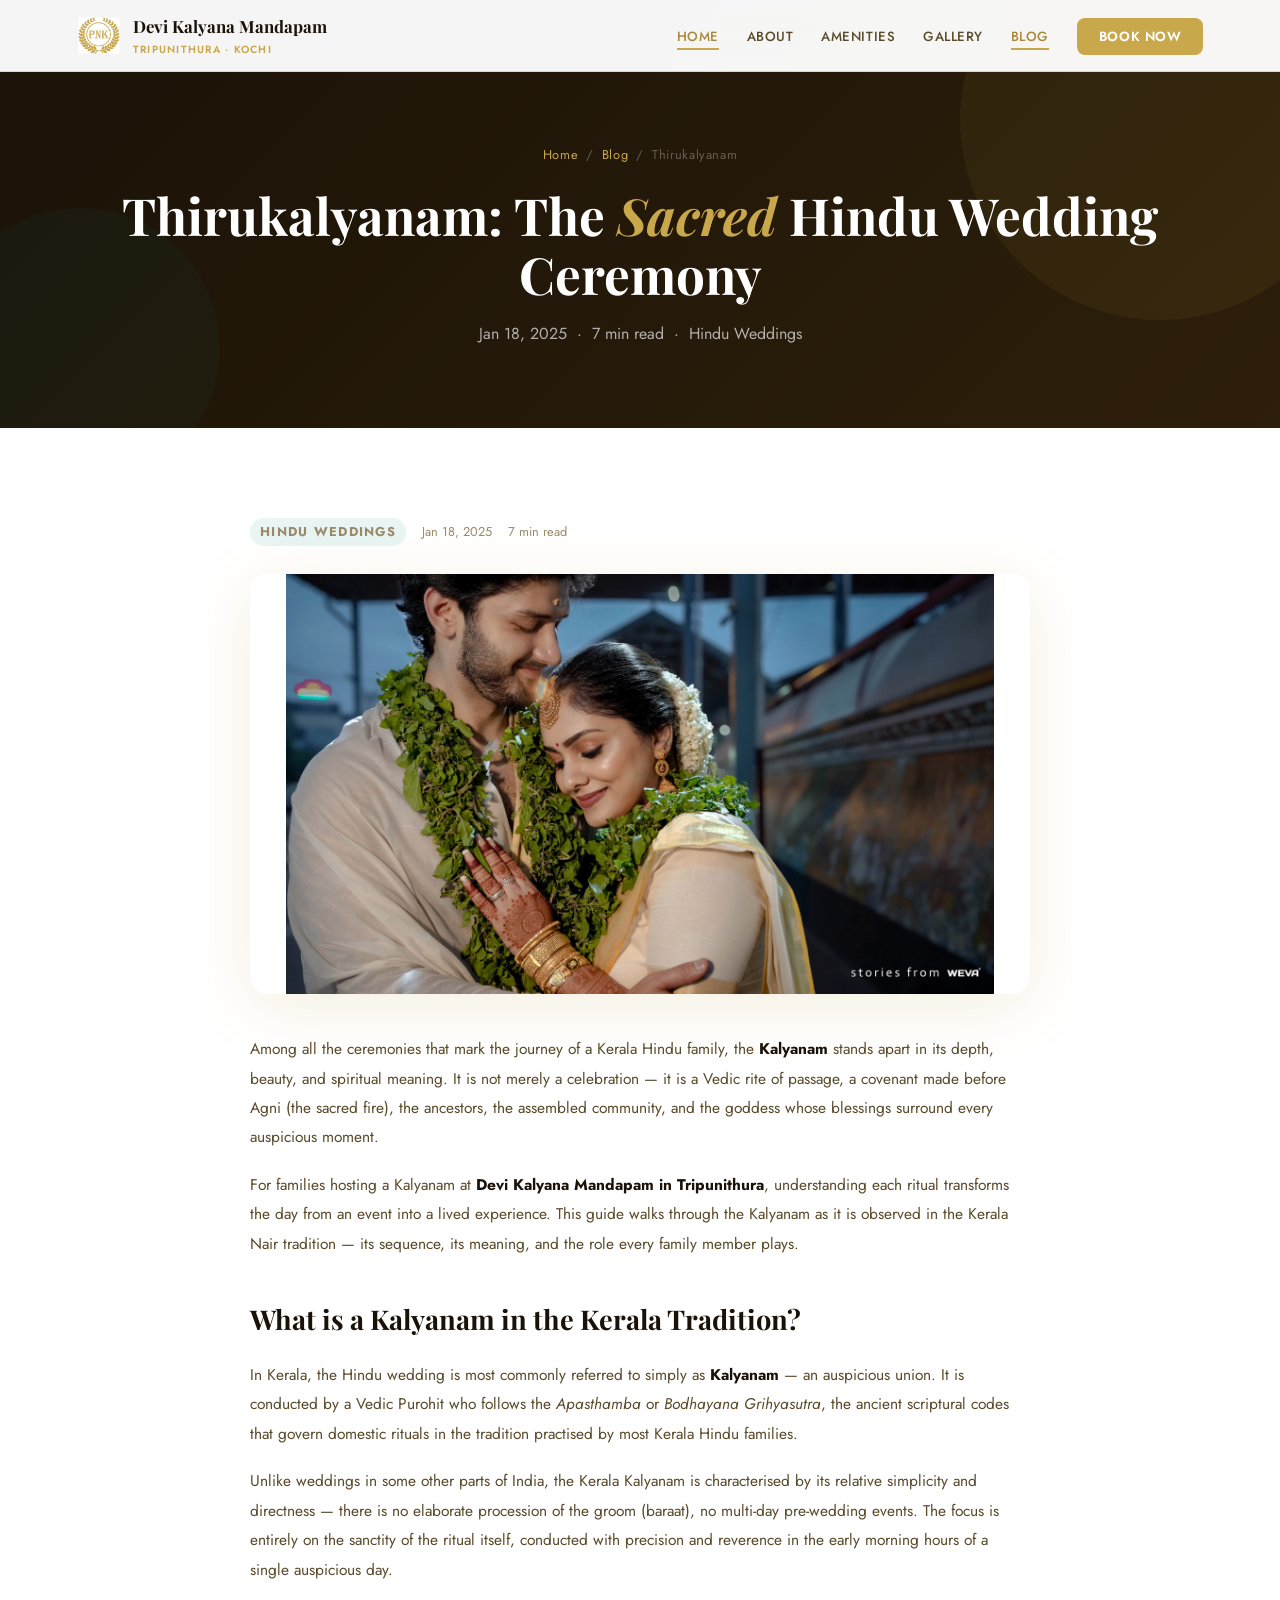
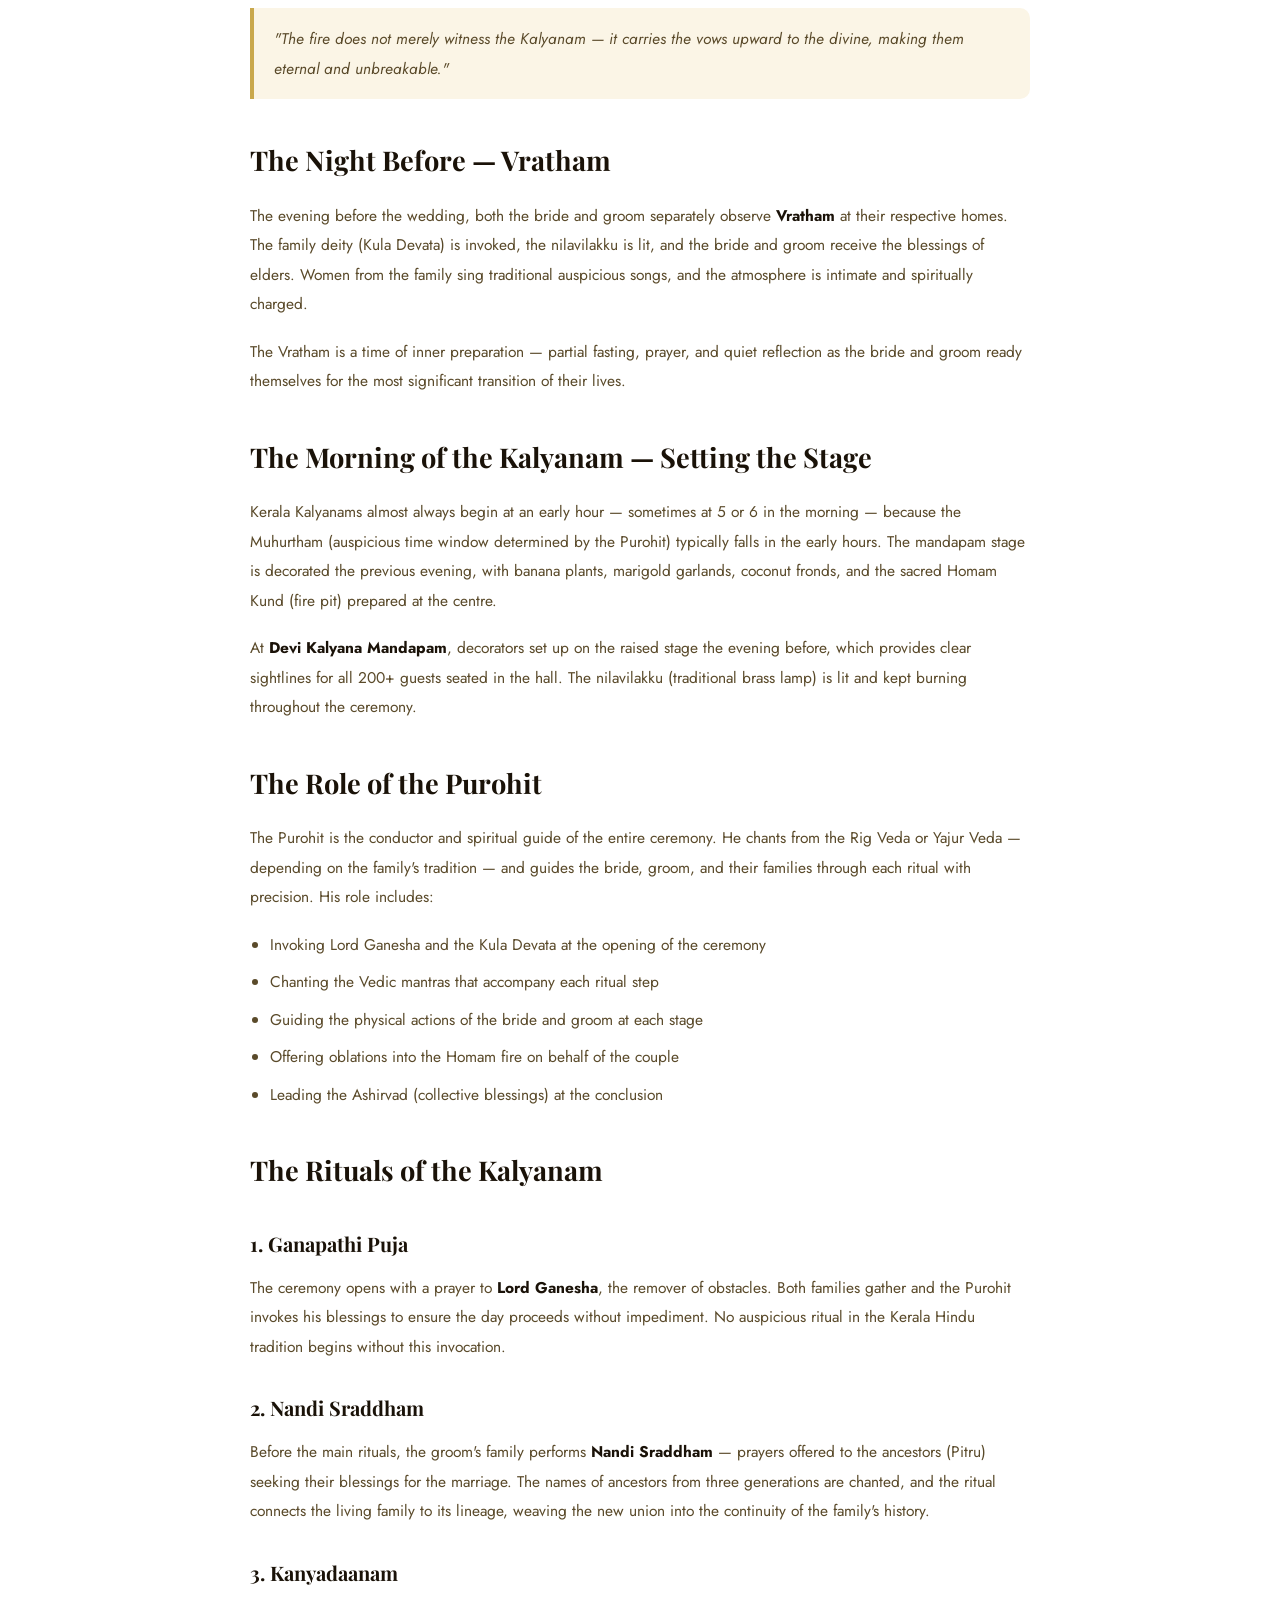
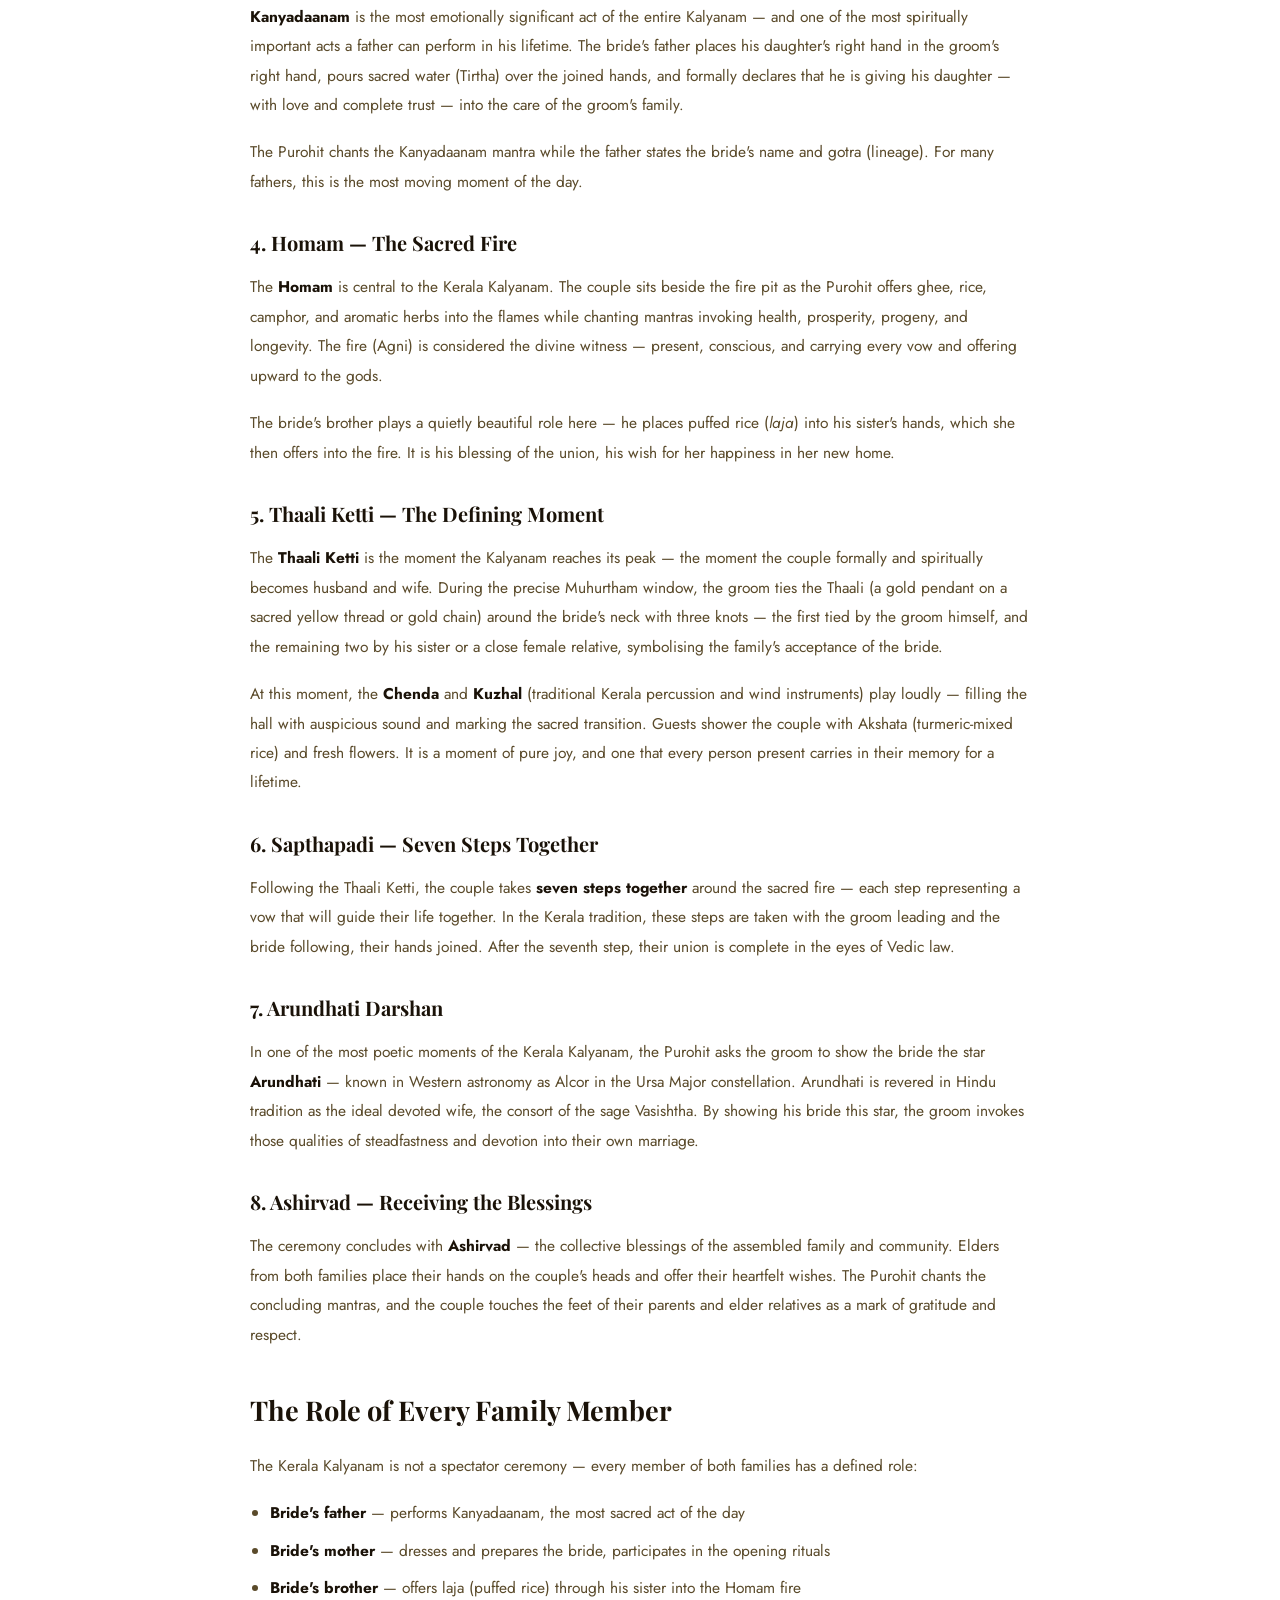
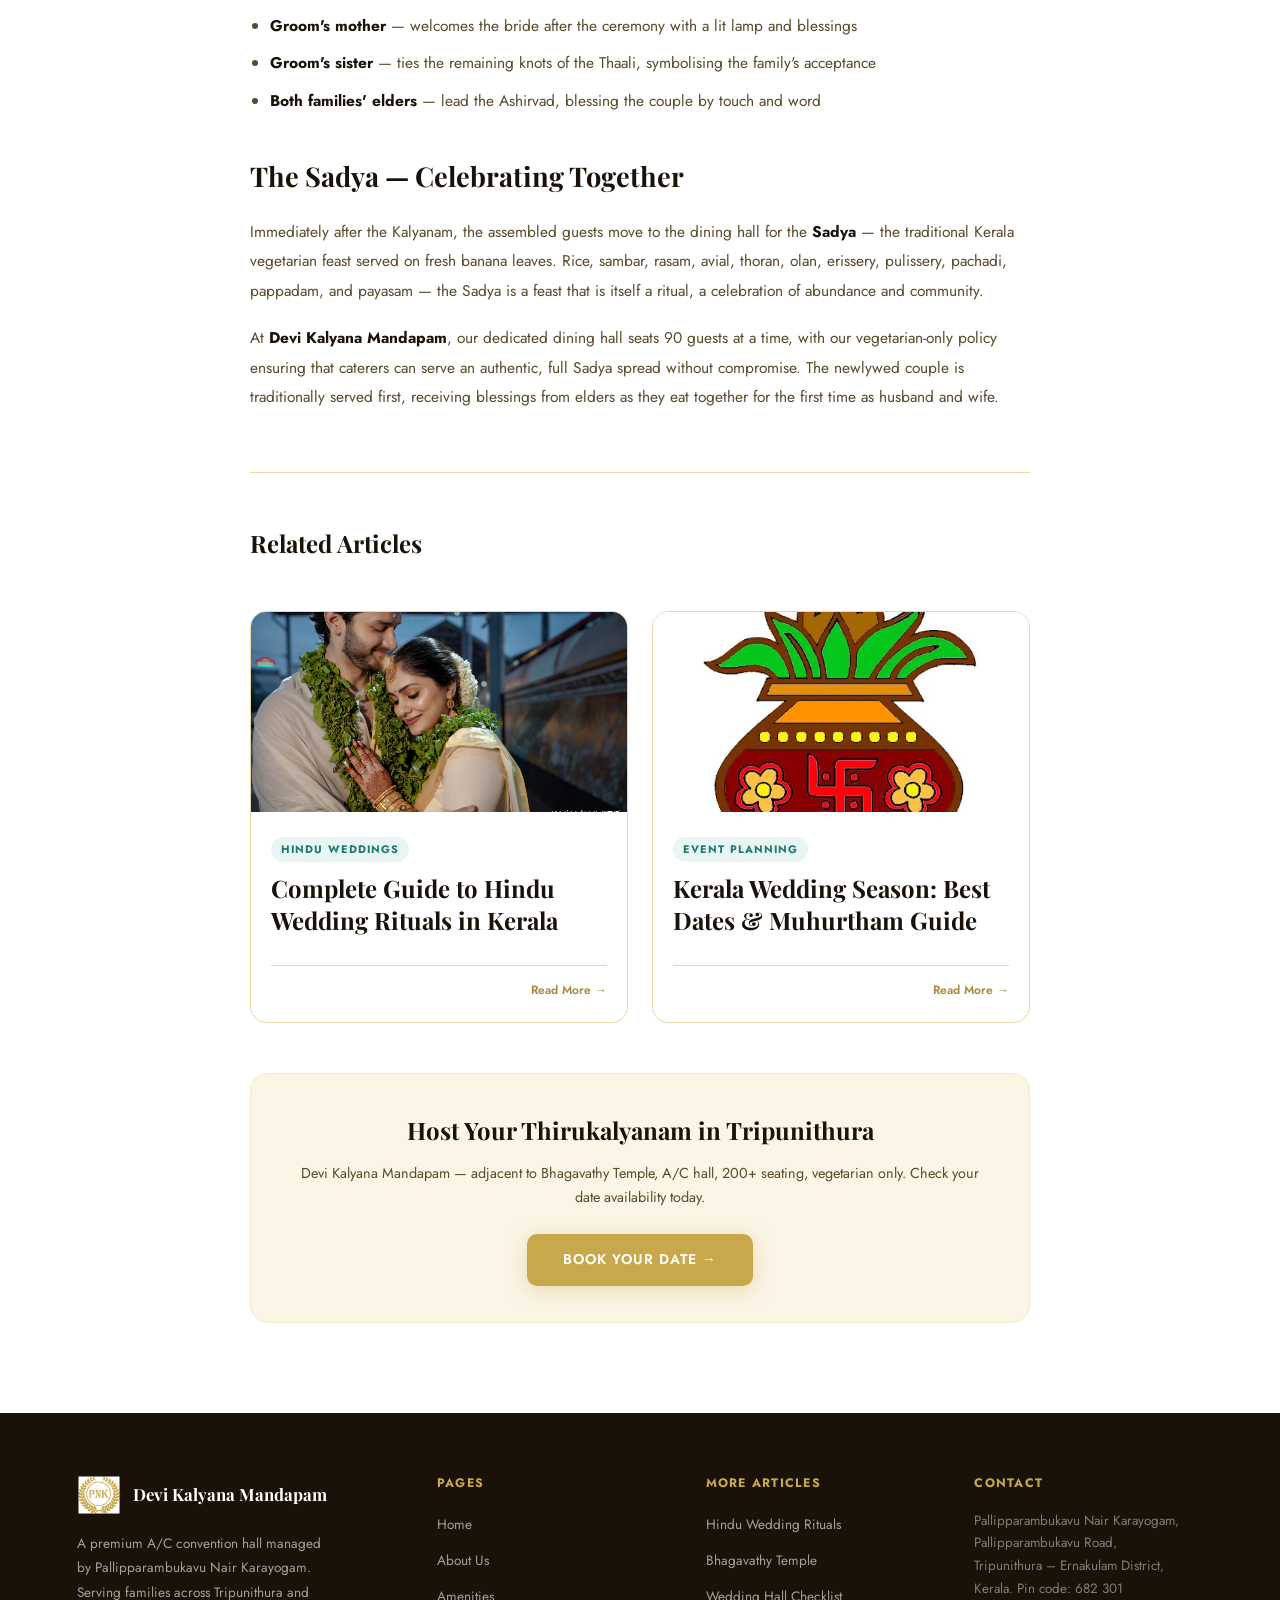
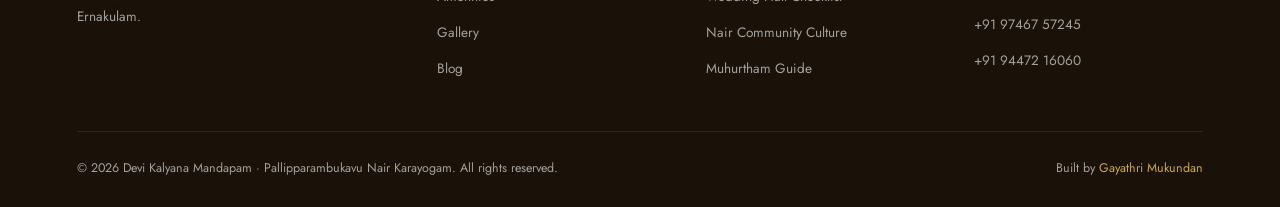
<file: blog/thirukalyanam-hindu-wedding-ceremony.html>
<!DOCTYPE html>
<html lang="en">
<head>
  <meta charset="UTF-8" />
  <meta name="viewport" content="width=device-width, initial-scale=1.0" />
  <link rel="icon" type="image/x-icon" href="../assets/favicom.png" />
  <title>Thirukalyanam: The Sacred Hindu Wedding Ceremony Explained | Devi Kalyana Mandapam</title>
  <meta name="description" content="A complete guide to Thirukalyanam — the sacred Hindu wedding ceremony. Understand the spiritual meaning, Vedic mantras chanted, and the roles of each family member during this auspicious ritual." />
  <meta name="keywords" content="Thirukalyanam ceremony, Hindu wedding ceremony Kerala, Thirukalyanam meaning, Hindu marriage rituals, Vedic wedding mantras, Kerala Hindu wedding traditions, kalyanam ceremony Tripunithura" />
  <link rel="canonical" href="https://devikalyanamandapam.in/blog/thirukalyanam-hindu-wedding-ceremony.html" />
  <script type="application/ld+json">
  {
    "@context": "https://schema.org",
    "@type": "BlogPosting",
    "headline": "Thirukalyanam: The Sacred Hindu Wedding Ceremony Explained",
    "description": "A deep dive into the Thirukalyanam ceremony — its spiritual meaning, the mantras chanted, and the roles of each family member.",
    "author": {"@type": "Organization", "name": "Devi Kalyana Mandapam"},
    "publisher": {"@type": "Organization", "name": "Pallipparambukavu Nair Karayogam"},
    "datePublished": "2025-01-18",
    "url": "https://devikalyanamandapam.in/blog/thirukalyanam-hindu-wedding-ceremony.html"
  }
  </script>
  <link rel="preconnect" href="https://fonts.googleapis.com" />
  <link rel="preconnect" href="https://fonts.gstatic.com" crossorigin />
  <link href="https://fonts.googleapis.com/css2?family=Playfair+Display:ital,wght@0,400;0,600;0,700;1,400;1,600&family=Jost:wght@300;400;500;600&display=swap" rel="stylesheet" />
  <link rel="stylesheet" href="../css/style.css" />
</head>
<body>

<!-- NAV -->
<nav id="navbar">
  <div class="nav-brand">
    <img src="../assets/PNK_Logo_Golden.png" alt="PNK Logo" class="nav-logo-img" />
    <div class="nav-brand-text"><span>Devi Kalyana Mandapam</span><span>Tripunithura · Kochi</span></div>
  </div>
  <ul class="nav-links">
    <li><a href="../index.html">Home</a></li>
    <li><a href="../about/index.html">About</a></li>
    <li><a href="../amenities/index.html">Amenities</a></li>
    <li><a href="../gallery/index.html">Gallery</a></li>
    <li><a href="index.html" class="active">Blog</a></li>
    <li><a href="../index.html#contact" class="btn-nav">Book Now</a></li>
  </ul>
  <div class="hamburger" id="hamburger"><span></span><span></span><span></span></div>
</nav>
<div class="mobile-menu" id="mobileMenu">
  <a href="../index.html" class="mobile-link">Home</a>
  <a href="../about/index.html" class="mobile-link">About</a>
  <a href="../amenities/index.html" class="mobile-link">Amenities</a>
  <a href="../gallery/index.html" class="mobile-link">Gallery</a>
  <a href="index.html" class="mobile-link">Blog</a>
  <a href="../index.html#contact" class="mobile-link">Contact &amp; Book</a>
</div>

<!-- PAGE HERO -->
<div class="page-hero">
  <div class="page-hero-inner">
    <div class="page-hero-breadcrumb">
      <a href="../index.html">Home</a><span>/</span>
      <a href="index.html">Blog</a><span>/</span>
      <span>Thirukalyanam</span>
    </div>
    <h1>Thirukalyanam: The <em>Sacred</em> Hindu Wedding Ceremony</h1>
    <p>Jan 18, 2025 &nbsp;·&nbsp; 7 min read &nbsp;·&nbsp; Hindu Weddings</p>
  </div>
</div>

<!-- ARTICLE -->
<section style="background:var(--white)">
  <div class="section-inner">
    <div class="blog-post-wrap">

      <div class="blog-post-meta reveal">
        <span class="blog-tag">Hindu Weddings</span>
        <span>Jan 18, 2025</span>
        <span>7 min read</span>
      </div>

      <img src="../assets/Couple-Portrait.jpg"
           onerror="this.style.display='none'"
           alt="Thirukalyanam – sacred Hindu wedding ceremony with sacred fire"
           class="blog-post-hero-img reveal" />

      <div class="blog-post-content reveal">

  <p>Among all the ceremonies that mark the journey of a Kerala Hindu family, the <strong>Kalyanam</strong> stands apart in its depth, beauty, and spiritual meaning. It is not merely a celebration — it is a Vedic rite of passage, a covenant made before Agni (the sacred fire), the ancestors, the assembled community, and the goddess whose blessings surround every auspicious moment.</p>

  <p>For families hosting a Kalyanam at <strong>Devi Kalyana Mandapam in Tripunithura</strong>, understanding each ritual transforms the day from an event into a lived experience. This guide walks through the Kalyanam as it is observed in the Kerala Nair tradition — its sequence, its meaning, and the role every family member plays.</p>

  <h2>What is a Kalyanam in the Kerala Tradition?</h2>
  <p>In Kerala, the Hindu wedding is most commonly referred to simply as <strong>Kalyanam</strong> — an auspicious union. It is conducted by a Vedic Purohit who follows the <em>Apasthamba</em> or <em>Bodhayana Grihyasutra</em>, the ancient scriptural codes that govern domestic rituals in the tradition practised by most Kerala Hindu families.</p>
  <p>Unlike weddings in some other parts of India, the Kerala Kalyanam is characterised by its relative simplicity and directness — there is no elaborate procession of the groom (baraat), no multi-day pre-wedding events. The focus is entirely on the sanctity of the ritual itself, conducted with precision and reverence in the early morning hours of a single auspicious day.</p>

  <blockquote>
    "The fire does not merely witness the Kalyanam — it carries the vows upward to the divine, making them eternal and unbreakable."
  </blockquote>

  <h2>The Night Before — Vratham</h2>
  <p>The evening before the wedding, both the bride and groom separately observe <strong>Vratham</strong> at their respective homes. The family deity (Kula Devata) is invoked, the nilavilakku is lit, and the bride and groom receive the blessings of elders. Women from the family sing traditional auspicious songs, and the atmosphere is intimate and spiritually charged.</p>
  <p>The Vratham is a time of inner preparation — partial fasting, prayer, and quiet reflection as the bride and groom ready themselves for the most significant transition of their lives.</p>

  <h2>The Morning of the Kalyanam — Setting the Stage</h2>
  <p>Kerala Kalyanams almost always begin at an early hour — sometimes at 5 or 6 in the morning — because the Muhurtham (auspicious time window determined by the Purohit) typically falls in the early hours. The mandapam stage is decorated the previous evening, with banana plants, marigold garlands, coconut fronds, and the sacred Homam Kund (fire pit) prepared at the centre.</p>
  <p>At <strong>Devi Kalyana Mandapam</strong>, decorators set up on the raised stage the evening before, which provides clear sightlines for all 200+ guests seated in the hall. The nilavilakku (traditional brass lamp) is lit and kept burning throughout the ceremony.</p>

  <h2>The Role of the Purohit</h2>
  <p>The Purohit is the conductor and spiritual guide of the entire ceremony. He chants from the Rig Veda or Yajur Veda — depending on the family's tradition — and guides the bride, groom, and their families through each ritual with precision. His role includes:</p>
  <ul>
    <li>Invoking Lord Ganesha and the Kula Devata at the opening of the ceremony</li>
    <li>Chanting the Vedic mantras that accompany each ritual step</li>
    <li>Guiding the physical actions of the bride and groom at each stage</li>
    <li>Offering oblations into the Homam fire on behalf of the couple</li>
    <li>Leading the Ashirvad (collective blessings) at the conclusion</li>
  </ul>

  <h2>The Rituals of the Kalyanam</h2>

  <h3>1. Ganapathi Puja</h3>
  <p>The ceremony opens with a prayer to <strong>Lord Ganesha</strong>, the remover of obstacles. Both families gather and the Purohit invokes his blessings to ensure the day proceeds without impediment. No auspicious ritual in the Kerala Hindu tradition begins without this invocation.</p>

  <h3>2. Nandi Sraddham</h3>
  <p>Before the main rituals, the groom's family performs <strong>Nandi Sraddham</strong> — prayers offered to the ancestors (Pitru) seeking their blessings for the marriage. The names of ancestors from three generations are chanted, and the ritual connects the living family to its lineage, weaving the new union into the continuity of the family's history.</p>

  <h3>3. Kanyadaanam</h3>
  <p><strong>Kanyadaanam</strong> is the most emotionally significant act of the entire Kalyanam — and one of the most spiritually important acts a father can perform in his lifetime. The bride's father places his daughter's right hand in the groom's right hand, pours sacred water (Tirtha) over the joined hands, and formally declares that he is giving his daughter — with love and complete trust — into the care of the groom's family.</p>
  <p>The Purohit chants the Kanyadaanam mantra while the father states the bride's name and gotra (lineage). For many fathers, this is the most moving moment of the day.</p>

  <h3>4. Homam — The Sacred Fire</h3>
  <p>The <strong>Homam</strong> is central to the Kerala Kalyanam. The couple sits beside the fire pit as the Purohit offers ghee, rice, camphor, and aromatic herbs into the flames while chanting mantras invoking health, prosperity, progeny, and longevity. The fire (Agni) is considered the divine witness — present, conscious, and carrying every vow and offering upward to the gods.</p>
  <p>The bride's brother plays a quietly beautiful role here — he places puffed rice (<em>laja</em>) into his sister's hands, which she then offers into the fire. It is his blessing of the union, his wish for her happiness in her new home.</p>

  <h3>5. Thaali Ketti — The Defining Moment</h3>
  <p>The <strong>Thaali Ketti</strong> is the moment the Kalyanam reaches its peak — the moment the couple formally and spiritually becomes husband and wife. During the precise Muhurtham window, the groom ties the Thaali (a gold pendant on a sacred yellow thread or gold chain) around the bride's neck with three knots — the first tied by the groom himself, and the remaining two by his sister or a close female relative, symbolising the family's acceptance of the bride.</p>
  <p>At this moment, the <strong>Chenda</strong> and <strong>Kuzhal</strong> (traditional Kerala percussion and wind instruments) play loudly — filling the hall with auspicious sound and marking the sacred transition. Guests shower the couple with Akshata (turmeric-mixed rice) and fresh flowers. It is a moment of pure joy, and one that every person present carries in their memory for a lifetime.</p>

  <h3>6. Sapthapadi — Seven Steps Together</h3>
  <p>Following the Thaali Ketti, the couple takes <strong>seven steps together</strong> around the sacred fire — each step representing a vow that will guide their life together. In the Kerala tradition, these steps are taken with the groom leading and the bride following, their hands joined. After the seventh step, their union is complete in the eyes of Vedic law.</p>

  <h3>7. Arundhati Darshan</h3>
  <p>In one of the most poetic moments of the Kerala Kalyanam, the Purohit asks the groom to show the bride the star <strong>Arundhati</strong> — known in Western astronomy as Alcor in the Ursa Major constellation. Arundhati is revered in Hindu tradition as the ideal devoted wife, the consort of the sage Vasishtha. By showing his bride this star, the groom invokes those qualities of steadfastness and devotion into their own marriage.</p>

  <h3>8. Ashirvad — Receiving the Blessings</h3>
  <p>The ceremony concludes with <strong>Ashirvad</strong> — the collective blessings of the assembled family and community. Elders from both families place their hands on the couple's heads and offer their heartfelt wishes. The Purohit chants the concluding mantras, and the couple touches the feet of their parents and elder relatives as a mark of gratitude and respect.</p>

  <h2>The Role of Every Family Member</h2>
  <p>The Kerala Kalyanam is not a spectator ceremony — every member of both families has a defined role:</p>
  <ul>
    <li><strong>Bride's father</strong> — performs Kanyadaanam, the most sacred act of the day</li>
    <li><strong>Bride's mother</strong> — dresses and prepares the bride, participates in the opening rituals</li>
    <li><strong>Bride's brother</strong> — offers laja (puffed rice) through his sister into the Homam fire</li>
    <li><strong>Groom's mother</strong> — welcomes the bride after the ceremony with a lit lamp and blessings</li>
    <li><strong>Groom's sister</strong> — ties the remaining knots of the Thaali, symbolising the family's acceptance</li>
    <li><strong>Both families' elders</strong> — lead the Ashirvad, blessing the couple by touch and word</li>
  </ul>

  <h2>The Sadya — Celebrating Together</h2>
  <p>Immediately after the Kalyanam, the assembled guests move to the dining hall for the <strong>Sadya</strong> — the traditional Kerala vegetarian feast served on fresh banana leaves. Rice, sambar, rasam, avial, thoran, olan, erissery, pulissery, pachadi, pappadam, and payasam — the Sadya is a feast that is itself a ritual, a celebration of abundance and community.</p>
  <p>At <strong>Devi Kalyana Mandapam</strong>, our dedicated dining hall seats 90 guests at a time, with our vegetarian-only policy ensuring that caterers can serve an authentic, full Sadya spread without compromise. The newlywed couple is traditionally served first, receiving blessings from elders as they eat together for the first time as husband and wife.</p>

</div>

      <!-- Related Posts -->
      <div class="blog-related reveal">
        <h3>Related Articles</h3>
        <div class="blog-grid" style="grid-template-columns:1fr 1fr">
          <div class="blog-card">
            <div class="blog-card-img"><img src="../assets/Couple-Portrait.jpg" onerror="this.parentElement.style.background='linear-gradient(135deg,#e8f5f3,#fbf5e6)';this.remove()" alt="Hindu wedding ceremony setup in Kerala" loading="lazy" /></div>
            <div class="blog-card-body">
              <span class="blog-tag">Hindu Weddings</span>
              <h3><a href="hindu-wedding-rituals-guide.html">Complete Guide to Hindu Wedding Rituals in Kerala</a></h3>
              <div class="blog-meta"><a href="hindu-wedding-rituals-guide.html">Read More →</a></div>
            </div>
          </div>
          <div class="blog-card">
            <div class="blog-card-img"><img src="../assets/muhurtam.webp" onerror="this.parentElement.style.background='linear-gradient(135deg,#fbf5e6,#f5e9c8)';this.remove()" alt="How to choose the perfect wedding hall in Kerala" loading="lazy" /></div>
            <div class="blog-card-body">
              <span class="blog-tag">Event Planning</span>
              <h3><a href="kerala-wedding-season-muhurtham-guide.html">Kerala Wedding Season: Best Dates &amp; Muhurtham Guide</a></h3>
              <div class="blog-meta"><a href="kerala-wedding-season-muhurtham-guide.html">Read More →</a></div>
            </div>
          </div>
        </div>
      </div>

      <!-- CTA -->
      <div style="background:var(--gold-pale);border-radius:18px;padding:36px;text-align:center;margin-top:50px;border:1px solid var(--gold-tint)" class="reveal">
        <h3 style="font-family:var(--ff-head);font-size:1.5rem;color:var(--text-dark);margin-bottom:10px">Host Your Thirukalyanam in Tripunithura</h3>
        <p style="color:var(--text-mid);font-size:0.9rem;margin-bottom:24px">Devi Kalyana Mandapam — adjacent to Bhagavathy Temple, A/C hall, 200+ seating, vegetarian only. Check your date availability today.</p>
        <a href="../index.html#contact" class="btn-gold">Book Your Date →</a>
      </div>

    </div>
  </div>
</section>

<!-- FOOTER -->
<footer>
  <div class="footer-grid">
    <div class="footer-brand">
      <div class="footer-brand-logo"><img src="../assets/PNK_Logo_Golden.png" alt="PNK Logo" /><span>Devi Kalyana Mandapam</span></div>
      <p>A premium A/C convention hall managed by Pallipparambukavu Nair Karayogam. Serving families across Tripunithura and Ernakulam.</p>
    </div>
    <div class="footer-col"><h4>Pages</h4><ul><li><a href="../index.html">Home</a></li><li><a href="../about/index.html">About Us</a></li><li><a href="../amenities/index.html">Amenities</a></li><li><a href="../gallery/index.html">Gallery</a></li><li><a href="index.html">Blog</a></li></ul></div>
    <div class="footer-col"><h4>More Articles</h4><ul><li><a href="hindu-wedding-rituals-guide.html">Hindu Wedding Rituals</a></li><li><a href="pallipparambukavu-bhagavathy-temple.html">Bhagavathy Temple</a></li><li><a href="wedding-hall-checklist-kerala.html">Wedding Hall Checklist</a></li><li><a href="nair-community-tripunithura-culture.html">Nair Community Culture</a></li><li><a href="kerala-wedding-season-muhurtham-guide.html">Muhurtham Guide</a></li></ul></div>
    <div class="footer-col"><h4>Contact</h4><ul><li style="font-size:.84rem;line-height:1.7;color:rgba(255,255,255,0.45)">Pallipparambukavu Nair Karayogam, Pallipparambukavu Road,<br>Tripunithura – Ernakulam District, Kerala. Pin code: 682 301</li><li><a href="tel:+919746757245">+91 97467 57245</a></li><li><a href="tel:+919447216060">+91 94472 16060</a></li></ul></div>
  </div>
  <div class="footer-bottom"><p>© <span class="current-year"></span> Devi Kalyana Mandapam · Pallipparambukavu Nair Karayogam. All rights reserved.</p><p>Built by <span style="color:var(--teal-light)"><a href="https://gayathri282.github.io/Gayathri.github.io/" target="_blank">Gayathri Mukundan</a></span></p></div>
</footer>


<script src="../js/main.js"></script>
</body>
</html>
</file>
<file: css/style.css>
/* ═══════════════════════════════════════
   DEVI KALYANA MANDAPAM — MAIN STYLESHEET
   ═══════════════════════════════════════ */

/* ── CSS VARIABLES ── */
:root {
  --gold:        #C9A84C;
  --gold-dark:   #A8893A;
  --gold-light:  #F0D98A;
  --gold-pale:   #FBF5E6;
  --gold-tint:   #F5E9C8;
  --white:       #FFFFFF;
  --off-white:   #FDFBF7;
  --teal:        #1A7A6E;
  --teal-dark:   #0F5349;
  --teal-light:  #E8F5F3;
  --text-dark:   #1A1208;
  --text-mid:    #5A4A2A;
  --text-light:  #9A8A6A;
  --border:      #E8D8A8;
  --shadow:      0 4px 30px rgba(201,168,76,0.12);
  --shadow-lg:   0 12px 60px rgba(201,168,76,0.18);
  --ff-head:     'Playfair Display', serif;
  --ff-body:     'Jost', sans-serif;
  --radius:      14px;
  --transition:  0.35s cubic-bezier(0.4,0,0.2,1);
}

/* ── RESET ── */
*, *::before, *::after { box-sizing: border-box; margin: 0; padding: 0; }
html { scroll-behavior: smooth; font-size: 16px; }
body {
  font-family: var(--ff-body);
  background: var(--off-white);
  color: var(--text-dark);
  line-height: 1.7;
  overflow-x: hidden;
}
img { max-width: 100%; display: block; }
a { text-decoration: none; color: inherit; }
ul { list-style: none; }

/* ── SCROLLBAR ── */
::-webkit-scrollbar { width: 5px; }
::-webkit-scrollbar-track { background: var(--gold-pale); }
::-webkit-scrollbar-thumb { background: var(--gold); border-radius: 3px; }

/* ═══════════════════════════════════════
   NAV
═══════════════════════════════════════ */
nav {
  position: fixed; top: 0; left: 0; right: 0; z-index: 999;
  display: flex; align-items: center; justify-content: space-between;
  padding: 0 6%; height: 72px;
  background: rgba(255,255,255,0.96);
  backdrop-filter: blur(16px);
  border-bottom: 1px solid var(--border);
  transition: box-shadow var(--transition);
}
nav.scrolled { box-shadow: 0 2px 30px rgba(201,168,76,0.15); }

.nav-brand { display: flex; align-items: center; gap: 12px; }
.nav-logo-img { width: 44px; height: 44px; object-fit: contain; }
.nav-brand-text span:first-child {
  display: block; font-family: var(--ff-head);
  font-size: 1.05rem; font-weight: 700; color: var(--text-dark);
}
.nav-brand-text span:last-child {
  display: block; font-size: 0.65rem; color: var(--gold);
  letter-spacing: 0.12em; text-transform: uppercase; font-weight: 600;
}

.nav-links { display: flex; align-items: center; gap: 28px; }
.nav-links a {
  font-size: 0.83rem; font-weight: 500; color: var(--text-mid);
  letter-spacing: 0.04em; text-transform: uppercase;
  position: relative; transition: color var(--transition);
}
.nav-links a::after {
  content: ''; position: absolute; bottom: -4px; left: 0;
  width: 0; height: 1.5px; background: var(--gold);
  transition: width var(--transition);
}
.nav-links a:hover, .nav-links a.active { color: var(--gold-dark); }
.nav-links a:hover::after, .nav-links a.active::after { width: 100%; }

.btn-nav {
  padding: 9px 22px; background: var(--gold);
  color: var(--white) !important; border-radius: 8px;
  font-weight: 600 !important;
  transition: background var(--transition), transform var(--transition) !important;
}
.btn-nav:hover { background: var(--gold-dark) !important; transform: translateY(-1px); }
.btn-nav::after { display: none !important; }

.hamburger { display: none; flex-direction: column; gap: 5px; cursor: pointer; padding: 5px; }
.hamburger span { display: block; width: 24px; height: 2px; background: var(--text-dark); border-radius: 2px; transition: var(--transition); }

/* ── MOBILE MENU ── */
.mobile-menu {
  display: none; position: fixed; top: 72px; left: 0; right: 0;
  background: var(--white); border-bottom: 1px solid var(--border);
  padding: 20px 6% 28px; z-index: 998;
  flex-direction: column; gap: 14px;
  box-shadow: var(--shadow);
}
.mobile-menu.open { display: flex; }
.mobile-menu a {
  font-size: 0.92rem; font-weight: 500; color: var(--text-mid);
  padding: 7px 0; border-bottom: 1px solid var(--border);
}

/* ═══════════════════════════════════════
   PAGE HERO (inner pages)
═══════════════════════════════════════ */
.page-hero {
  padding: 140px 6% 80px;
  background: linear-gradient(135deg, var(--text-dark) 0%, #2d1f0a 100%);
  text-align: center; position: relative; overflow: hidden;
}
.page-hero::before {
  content: ''; position: absolute; top: -80px; right: -80px;
  width: 400px; height: 400px; border-radius: 50%;
  background: rgba(201,168,76,0.07); pointer-events: none;
}
.page-hero::after {
  content: ''; position: absolute; bottom: -60px; left: -60px;
  width: 280px; height: 280px; border-radius: 50%;
  background: rgba(26,122,110,0.06); pointer-events: none;
}
.page-hero-inner { position: relative; z-index: 2; }
.page-hero-breadcrumb {
  display: inline-flex; align-items: center; gap: 8px;
  color: rgba(255,255,255,0.5); font-size: 0.8rem;
  margin-bottom: 20px; letter-spacing: 0.05em;
}
.page-hero-breadcrumb a { color: var(--gold); transition: opacity var(--transition); }
.page-hero-breadcrumb a:hover { opacity: 0.8; }
.page-hero-breadcrumb span { color: rgba(255,255,255,0.3); }
.page-hero h1 {
  font-family: var(--ff-head); font-size: clamp(2.2rem, 4vw, 3.4rem);
  font-weight: 700; color: var(--white); line-height: 1.15; margin-bottom: 16px;
}
.page-hero h1 em { font-style: italic; color: var(--gold); }
.page-hero p {
  color: rgba(255,255,255,0.65); font-size: 1rem;
  max-width: 540px; margin: 0 auto; line-height: 1.8;
}

/* ═══════════════════════════════════════
   SECTIONS — SHARED
═══════════════════════════════════════ */
section { padding: 90px 6%; }
.section-inner { max-width: 1160px; margin: 0 auto; }

.section-tag {
  display: inline-flex; align-items: center; gap: 10px;
  font-size: 0.72rem; font-weight: 700; letter-spacing: 0.14em;
  text-transform: uppercase; color: var(--gold); margin-bottom: 12px;
}
.section-tag::before {
  content: ''; width: 28px; height: 1.5px;
  background: var(--gold); display: block;
}
.section-title {
  font-family: var(--ff-head);
  font-size: clamp(1.9rem, 3.2vw, 2.65rem);
  font-weight: 700; color: var(--text-dark); line-height: 1.2;
}
.section-title em { font-style: italic; color: var(--gold); }
.section-body { color: var(--text-mid); font-size: 0.95rem; line-height: 1.85; margin-top: 14px; }
.mt-10 { margin-top: 10px; }

/* ── BUTTONS ── */
.btn-gold {
  display: inline-block; padding: 14px 36px;
  background: var(--gold); color: var(--white);
  border-radius: 10px; font-weight: 600; font-size: 0.88rem;
  letter-spacing: 0.07em; text-transform: uppercase;
  transition: all var(--transition);
  box-shadow: 0 4px 20px rgba(201,168,76,0.35);
}
.btn-gold:hover { background: var(--gold-dark); transform: translateY(-2px); box-shadow: 0 8px 32px rgba(201,168,76,0.42); }

.btn-outline-gold {
  display: inline-block; padding: 14px 36px;
  border: 2px solid var(--gold); color: var(--gold-dark);
  border-radius: 10px; font-weight: 600; font-size: 0.88rem;
  letter-spacing: 0.07em; text-transform: uppercase;
  transition: all var(--transition);
}
.btn-outline-gold:hover { background: var(--gold-pale); }

.btn-teal {
  display: inline-block; padding: 12px 28px;
  background: var(--teal); color: var(--white);
  border-radius: 8px; font-weight: 600; font-size: 0.85rem;
  transition: all var(--transition);
}
.btn-teal:hover { background: var(--teal-dark); transform: translateY(-1px); }

/* ── ANIMATIONS ── */
@keyframes fadeDown { from { opacity:0; transform:translateY(-20px); } to { opacity:1; transform:translateY(0); } }
@keyframes fadeUp   { from { opacity:0; transform:translateY(24px);  } to { opacity:1; transform:translateY(0); } }

.reveal { opacity:0; transform:translateY(22px); transition: opacity 0.65s ease, transform 0.65s ease; }
.reveal.visible { opacity:1; transform:translateY(0); }

/* ═══════════════════════════════════════
   HOMEPAGE HERO
═══════════════════════════════════════ */
#home {
  min-height: 100vh;
  background:
    radial-gradient(ellipse at 65% 30%, rgba(201,168,76,0.09) 0%, transparent 60%),
    radial-gradient(ellipse at 20% 80%, rgba(26,122,110,0.07) 0%, transparent 50%),
    var(--white);
  display: flex; align-items: center; justify-content: center;
  padding: 90px 6% 60px; text-align: center;
  position: relative; overflow: hidden;
}
#home::before, #home::after {
  content: ''; position: absolute;
  width: 320px; height: 320px; border-radius: 50%;
  border: 1px solid rgba(201,168,76,0.12); pointer-events: none;
}
#home::before { top: -100px; left: -100px; }
#home::after  { bottom: -100px; right: -100px; }

.hero-inner { max-width: 700px; position: relative; z-index: 2; }

.hero-logo-wrap {
  display: flex; justify-content: center; align-items: center;
  margin: 0 auto 32px;
  width: 160px; height: 160px;
  background: var(--gold-pale); border-radius: 50%;
  border: 2px solid var(--gold-tint);
  box-shadow: 0 0 0 10px rgba(201,168,76,0.06), var(--shadow);
  animation: fadeDown 0.8s ease both;
}
.hero-logo-wrap img { width: 116px; height: 116px; object-fit: contain; }

.hero-divider {
  display: flex; align-items: center; justify-content: center;
  gap: 14px; margin-bottom: 16px;
  animation: fadeUp 0.8s 0.15s ease both;
}
.hero-divider::before { content: ''; flex: 1; max-width: 80px; height: 1px; background: linear-gradient(to right, transparent, var(--gold)); }
.hero-divider::after  { content: ''; flex: 1; max-width: 80px; height: 1px; background: linear-gradient(to left,  transparent, var(--gold)); }
.hero-divider span { font-size: 0.68rem; letter-spacing: 0.18em; text-transform: uppercase; color: var(--gold); font-weight: 600; }

.hero-title { font-family: var(--ff-head); font-size: clamp(2.5rem,5vw,3.9rem); font-weight: 700; color: var(--text-dark); line-height: 1.15; margin-bottom: 8px; animation: fadeUp 0.8s 0.25s ease both; }
.hero-title em { font-style: italic; color: var(--gold); }
.hero-sub { font-family: var(--ff-head); font-size: 0.95rem; color: var(--teal); letter-spacing: 0.1em; text-transform: uppercase; margin-bottom: 20px; animation: fadeUp 0.8s 0.35s ease both; }
.hero-desc { color: var(--text-mid); font-size: 0.96rem; line-height: 1.85; max-width: 510px; margin: 0 auto 36px; animation: fadeUp 0.8s 0.45s ease both; }
.hero-cta { display: flex; gap: 14px; justify-content: center; flex-wrap: wrap; animation: fadeUp 0.8s 0.55s ease both; }

.hero-stats {
  display: flex; justify-content: center; margin-top: 56px;
  background: var(--white); border: 1px solid var(--border);
  border-radius: 16px; box-shadow: var(--shadow); overflow: hidden;
  animation: fadeUp 0.8s 0.65s ease both;
}
.hero-stat { flex: 1; padding: 22px 18px; text-align: center; border-right: 1px solid var(--border); }
.hero-stat:last-child { border-right: none; }
.hero-stat strong { display: block; font-family: var(--ff-head); font-size: 1.85rem; color: var(--gold); font-weight: 700; line-height: 1; }
.hero-stat strong sup { font-size: 0.95rem; }
.hero-stat span { font-size: 0.7rem; color: var(--text-light); text-transform: uppercase; letter-spacing: 0.07em; margin-top: 5px; display: block; }

/* ═══════════════════════════════════════
   ABOUT SECTION (homepage snippet)
═══════════════════════════════════════ */
#about-home { background: var(--gold-pale); }

.about-grid { display: grid; grid-template-columns: 1fr 1fr; gap: 70px; align-items: center; }
.about-img-stack { position: relative; }
.about-img-main { width: 100%; height: 420px; object-fit: cover; border-radius: 18px; box-shadow: var(--shadow-lg); }
.about-img-thumb { position: absolute; bottom: -28px; right: -28px; width: 168px; height: 168px; object-fit: cover; border-radius: 14px; border: 5px solid var(--white); box-shadow: var(--shadow); }
.about-badge { position: absolute; top: 20px; left: -18px; background: var(--gold); color: var(--white); padding: 10px 18px; border-radius: 8px; font-size: 0.78rem; font-weight: 700; letter-spacing: 0.05em; box-shadow: 0 4px 16px rgba(201,168,76,0.4); }
.about-text { padding-left: 10px; }
.about-points { display: grid; grid-template-columns: 1fr 1fr; gap: 12px; margin-top: 26px; }
.about-point { display: flex; align-items: flex-start; gap: 10px; background: var(--white); border-radius: 10px; padding: 13px; border: 1px solid var(--border); }
.apoint-icon { width: 33px; height: 33px; flex-shrink: 0; background: var(--gold); border-radius: 8px; display: flex; align-items: center; justify-content: center; }
.apoint-icon svg { width: 16px; height: 16px; fill: var(--white); stroke: none; }
.about-point strong { display: block; font-size: 0.87rem; color: var(--text-dark); margin-bottom: 2px; }
.about-point p { font-size: 0.79rem; color: var(--text-mid); line-height: 1.4; }

/* ═══════════════════════════════════════
   AMENITIES (homepage snippet + full page)
═══════════════════════════════════════ */
.amenities-head { display: flex; justify-content: space-between; align-items: flex-end; margin-bottom: 46px; flex-wrap: wrap; gap: 20px; }
.amenities-sub { color: var(--text-light); font-size: 0.87rem; max-width: 240px; text-align: right; }
.amenities-grid { display: grid; grid-template-columns: repeat(3,1fr); gap: 20px; }
.amenity-card {
  background: var(--off-white); border: 1px solid var(--border);
  border-radius: 16px; padding: 28px 24px;
  transition: all var(--transition); position: relative; overflow: hidden;
}
.amenity-card::after {
  content: ''; position: absolute; bottom: 0; left: 0; right: 0;
  height: 3px; background: linear-gradient(90deg, var(--gold), var(--gold-light));
  transform: scaleX(0); transform-origin: left; transition: transform var(--transition);
}
.amenity-card:hover { transform: translateY(-5px); box-shadow: var(--shadow-lg); border-color: var(--gold-tint); }
.amenity-card:hover::after { transform: scaleX(1); }
.am-icon { width: 50px; height: 50px; background: var(--gold-pale); border-radius: 12px; display: flex; align-items: center; justify-content: center; margin-bottom: 15px; border: 1px solid var(--gold-tint); transition: background var(--transition); }
.amenity-card:hover .am-icon { background: var(--gold); }
.am-icon svg { width: 23px; height: 23px; fill: none; stroke: var(--gold); stroke-width: 1.8; stroke-linecap: round; stroke-linejoin: round; transition: stroke var(--transition); }
.amenity-card:hover .am-icon svg { stroke: var(--white); }
.amenity-card h3 { font-family: var(--ff-head); font-size: 1.12rem; font-weight: 700; color: var(--text-dark); margin-bottom: 8px; }
.amenity-card p { font-size: 0.84rem; color: var(--text-mid); line-height: 1.7; }

/* Pricing Band */
.pricing-band {
  margin-top: 46px;
  background: linear-gradient(135deg, var(--text-dark) 0%, #2d1f0a 100%);
  border-radius: 20px; padding: 40px 50px;
  display: flex; align-items: center; justify-content: space-between;
  flex-wrap: wrap; gap: 26px; position: relative; overflow: hidden;
}
.pricing-band::before { content: ''; position: absolute; top: -60px; right: -60px; width: 220px; height: 220px; border-radius: 50%; background: rgba(201,168,76,0.07); pointer-events: none; }
.pband-left h3 { font-family: var(--ff-head); font-size: 1.45rem; color: var(--white); font-weight: 700; }
.pband-left p { color: rgba(255,255,255,0.55); font-size: 0.87rem; margin-top: 5px; }
.teal-pill { display: inline-block; background: var(--teal); color: var(--white); padding: 4px 14px; border-radius: 100px; font-size: 0.7rem; letter-spacing: 0.08em; font-weight: 600; text-transform: uppercase; margin-top: 10px; }
.price-boxes { display: flex; gap: 16px; flex-wrap: wrap; }
.price-box { background: rgba(201,168,76,0.12); border: 1px solid rgba(201,168,76,0.3); border-radius: 13px; padding: 18px 26px; text-align: center; min-width: 130px; }
.price-box .plabel { font-size: 0.68rem; text-transform: uppercase; letter-spacing: 0.1em; color: rgba(255,255,255,0.5); }
.price-box .pamount { font-family: var(--ff-head); font-size: 1.95rem; color: var(--gold); font-weight: 700; line-height: 1.1; }
.price-box .ptag { font-size: 0.7rem; color: rgba(255,255,255,0.4); margin-top: 2px; }

/* ═══════════════════════════════════════
   GALLERY (homepage + full page)
═══════════════════════════════════════ */
.gallery-head { text-align: center; margin-bottom: 46px; }
.gallery-head .section-tag { justify-content: center; }
.gallery-desc { margin: 8px auto 0; max-width: 460px; text-align: center; }
.gallery-grid { display: grid; grid-template-columns: repeat(3,1fr); grid-auto-rows: 220px; gap: 14px; }
.g-item { border-radius: 14px; overflow: hidden; position: relative; cursor: pointer; background: linear-gradient(135deg, var(--gold-tint), var(--gold-pale)); }
.g-item:first-child { grid-column: 1 / 3; }
.g-item img { width: 100%; height: 100%; object-fit: cover; transition: transform 0.5s ease; }
.g-item:hover img { transform: scale(1.06); }
.g-overlay { position: absolute; inset: 0; background: linear-gradient(to top, rgba(26,18,8,0.65) 0%, transparent 55%); opacity: 0; transition: opacity var(--transition); display: flex; align-items: flex-end; padding: 16px; }
.g-item:hover .g-overlay { opacity: 1; }
.g-overlay span { color: var(--white); font-size: 0.82rem; font-weight: 600; }

/* ═══════════════════════════════════════
   WHY US
═══════════════════════════════════════ */
#why-us { background: var(--teal-dark); position: relative; overflow: hidden; }
#why-us::before { content: ''; position: absolute; top: -80px; right: -80px; width: 380px; height: 380px; border-radius: 50%; background: rgba(201,168,76,0.06); pointer-events: none; }
.why-grid { display: grid; grid-template-columns: repeat(4,1fr); gap: 20px; margin-top: 44px; }
.why-card { background: rgba(255,255,255,0.05); border: 1px solid rgba(255,255,255,0.08); border-radius: 16px; padding: 26px 22px; transition: all var(--transition); }
.why-card:hover { background: rgba(201,168,76,0.1); border-color: rgba(201,168,76,0.3); transform: translateY(-4px); }
.why-num { font-family: var(--ff-head); font-size: 2.3rem; color: rgba(201,168,76,0.2); font-weight: 700; line-height: 1; margin-bottom: 13px; }
.why-card h4 { font-family: var(--ff-head); font-size: 1.07rem; color: var(--white); font-weight: 700; margin-bottom: 8px; }
.why-card p { font-size: 0.83rem; color: rgba(255,255,255,0.55); line-height: 1.7; }
.why-tag { color: var(--gold) !important; }
.why-title { color: var(--white) !important; }
.why-body { color: rgba(255,255,255,0.6) !important; }

/* ═══════════════════════════════════════
   TESTIMONIALS
═══════════════════════════════════════ */
#testimonials { background: var(--white); }
.testimonials-grid { display: grid; grid-template-columns: repeat(3,1fr); gap: 24px; margin-top: 48px; }
.testi-card {
  background: var(--off-white); border: 1px solid var(--border);
  border-radius: 18px; padding: 30px 26px;
  transition: all var(--transition); position: relative;
}
.testi-card:hover { transform: translateY(-4px); box-shadow: var(--shadow-lg); border-color: var(--gold-tint); }
.testi-stars { display: flex; gap: 4px; margin-bottom: 16px; }
.testi-stars svg { width: 16px; height: 16px; fill: var(--gold); }
.testi-text { font-size: 0.9rem; color: var(--text-mid); line-height: 1.8; font-style: italic; margin-bottom: 20px; }
.testi-text::before { content: '\201C'; font-family: var(--ff-head); font-size: 3rem; color: var(--gold-tint); line-height: 0; vertical-align: -1.2rem; margin-right: 4px; }
.testi-author { display: flex; align-items: center; gap: 12px; }
.testi-avatar {
  width: 44px; height: 44px; border-radius: 50%;
  background: var(--gold-pale); border: 2px solid var(--gold-tint);
  display: flex; align-items: center; justify-content: center;
  font-family: var(--ff-head); font-size: 1rem; color: var(--gold); font-weight: 700;
  flex-shrink: 0;
}
.testi-author strong { display: block; font-size: 0.88rem; color: var(--text-dark); }
.testi-author span { font-size: 0.75rem; color: var(--text-light); }

/* ═══════════════════════════════════════
   BLOG CARDS
═══════════════════════════════════════ */
#blog-home { background: var(--gold-pale); }
.blog-grid { display: grid; grid-template-columns: repeat(3,1fr); gap: 24px; margin-top: 48px; }
.blog-card {
  background: var(--white); border-radius: 16px;
  overflow: hidden; border: 1px solid var(--border);
  transition: all var(--transition);
}
.blog-card:hover { transform: translateY(-4px); box-shadow: var(--shadow-lg); }
.blog-card-img {
  height: 200px; overflow: hidden;
  background: linear-gradient(135deg, var(--gold-tint), var(--teal-light));
}
.blog-card-img img { width: 100%; height: 100%; object-fit: cover; transition: transform 0.5s ease; }
.blog-card:hover .blog-card-img img { transform: scale(1.06); }
.blog-card-body { padding: 22px 20px; }
.blog-tag {
  display: inline-block; font-size: 0.68rem; font-weight: 700;
  letter-spacing: 0.1em; text-transform: uppercase;
  color: var(--teal); background: var(--teal-light);
  padding: 3px 10px; border-radius: 100px; margin-bottom: 10px;
}
.blog-card-body h3 { font-family: var(--ff-head); font-size: 1.05rem; font-weight: 700; color: var(--text-dark); line-height: 1.35; margin-bottom: 10px; }
.blog-card-body h3 a { transition: color var(--transition); }
.blog-card-body h3 a:hover { color: var(--gold-dark); }
.blog-card-body p { font-size: 0.83rem; color: var(--text-mid); line-height: 1.7; }
.blog-meta { display: flex; align-items: center; gap: 12px; margin-top: 16px; padding-top: 14px; border-top: 1px solid var(--border); }
.blog-meta span { font-size: 0.75rem; color: var(--text-light); }
.blog-meta a { font-size: 0.75rem; color: var(--gold-dark); font-weight: 600; margin-left: auto; }

/* ═══════════════════════════════════════
   CONTACT
═══════════════════════════════════════ */
#contact { background: var(--white); }
.contact-grid { display: grid; grid-template-columns: 1fr 1.1fr; gap: 70px; align-items: start; }
.c-cards { display: flex; flex-direction: column; gap: 13px; margin-top: 30px; }
.c-card { display: flex; align-items: flex-start; gap: 13px; padding: 15px 17px; background: var(--gold-pale); border-radius: 12px; border: 1px solid var(--border); }
.c-icon { width: 40px; height: 40px; flex-shrink: 0; background: var(--gold); border-radius: 10px; display: flex; align-items: center; justify-content: center; }
.c-icon svg { width: 18px; height: 18px; fill: none; stroke: var(--white); stroke-width: 2; stroke-linecap: round; stroke-linejoin: round; }
.c-card strong { display: block; font-size: 0.7rem; text-transform: uppercase; letter-spacing: 0.08em; color: var(--gold); margin-bottom: 3px; }
.c-card p { font-size: 0.9rem; color: var(--text-dark); line-height: 1.65; }
.c-card a { color: var(--teal); transition: color var(--transition); }
.c-card a:hover { color: var(--teal-dark); }
.map-box { margin-top: 26px; border-radius: 14px; overflow: hidden; border: 1px solid var(--border); height: 200px; }
.map-box iframe { width: 100%; height: 100%; border: 0; }

/* Contact Form */
.contact-form { background: var(--off-white); border-radius: 20px; padding: 38px; border: 1px solid var(--border); box-shadow: var(--shadow); }
.contact-form h3 { font-family: var(--ff-head); font-size: 1.5rem; color: var(--text-dark); margin-bottom: 26px; }
.f-group { margin-bottom: 17px; }
.f-group label { display: block; font-size: 0.73rem; font-weight: 600; text-transform: uppercase; letter-spacing: 0.07em; color: var(--text-mid); margin-bottom: 6px; }
.f-group input,
.f-group select,
.f-group textarea {
  width: 100%; padding: 11px 14px;
  border: 1.5px solid var(--border); border-radius: 10px;
  font-family: var(--ff-body); font-size: 0.9rem;
  color: var(--text-dark); background: var(--white);
  outline: none; appearance: none;
  transition: border-color var(--transition), box-shadow var(--transition);
}
.f-group input:focus,
.f-group select:focus,
.f-group textarea:focus { border-color: var(--gold); box-shadow: 0 0 0 3px rgba(201,168,76,0.14); }
.f-group textarea { resize: vertical; min-height: 100px; }
.f-row { display: grid; grid-template-columns: 1fr 1fr; gap: 13px; }
.btn-submit {
  width: 100%; padding: 13px;
  background: var(--gold); color: var(--white); border: none;
  border-radius: 10px; font-family: var(--ff-body); font-size: 0.92rem;
  font-weight: 700; letter-spacing: 0.05em; cursor: pointer;
  transition: all var(--transition); margin-top: 4px;
}
.btn-submit:hover { background: var(--gold-dark); transform: translateY(-1px); box-shadow: 0 6px 24px rgba(201,168,76,0.35); }

/* ═══════════════════════════════════════
   FOOTER
═══════════════════════════════════════ */
footer { background: var(--text-dark); color: rgba(255,255,255,0.6); padding: 60px 6% 28px; }
.footer-grid { display: grid; grid-template-columns: 1.4fr 1fr 1fr 1fr; gap: 40px; max-width: 1160px; margin: 0 auto; padding-bottom: 40px; border-bottom: 1px solid rgba(255,255,255,0.08); }
.footer-brand-logo { display: flex; align-items: center; gap: 12px; margin-bottom: 14px; }
.footer-brand-logo img { width: 44px; height: 44px; object-fit: contain; }
.footer-brand-logo span { font-family: var(--ff-head); font-size: 1.05rem; color: var(--white); font-weight: 700; }
.footer-brand p { font-size: 0.85rem; line-height: 1.8; max-width: 260px; }
.footer-col h4 { color: var(--gold); font-size: 0.77rem; font-weight: 700; letter-spacing: 0.1em; text-transform: uppercase; margin-bottom: 16px; }
.footer-col li { margin-bottom: 9px; }
.footer-col a { font-size: 0.85rem; transition: color var(--transition); }
.footer-col a:hover { color: var(--gold); }
.footer-bottom { max-width: 1160px; margin: 26px auto 0; display: flex; justify-content: space-between; align-items: center; flex-wrap: wrap; gap: 10px; }
.footer-bottom p { font-size: 0.78rem; }
.footer-bottom a { color: var(--gold); }

/* ═══════════════════════════════════════
   ABOUT PAGE
═══════════════════════════════════════ */
.about-page-intro { background: var(--white); }
.about-page-intro .about-grid { gap: 60px; }

.team-section { background: var(--gold-pale); }
.team-grid { display: grid; grid-template-columns: repeat(4, 1fr); gap: 24px; margin-top: 48px; }
.team-card {
  background: var(--white); border-radius: 18px; overflow: hidden;
  border: 1px solid var(--border); transition: all var(--transition); text-align: center;
  height: auto;
}
.team-card:hover { transform: translateY(-5px); box-shadow: var(--shadow-lg); }
.team-photo {
  height: 220px; overflow: hidden;
  background: linear-gradient(135deg, var(--gold-pale), var(--teal-light));
  position: relative;
}
.team-photo img { width: 100%; height: 100%; object-fit: cover; object-position: top; }
.team-photo-placeholder {
  width: 100%; height: 100%;
  display: flex; align-items: center; justify-content: center;
  font-family: var(--ff-head); font-size: 3rem;
  color: var(--gold); font-weight: 700;
}
.team-info { padding: 20px 16px 22px; }
.team-info h3 { font-family: var(--ff-head); font-size: 1.05rem; font-weight: 700; color: var(--text-dark); margin-bottom: 4px; }
.team-info .role { font-size: 0.75rem; color: var(--gold); font-weight: 700; letter-spacing: 0.08em; text-transform: uppercase; margin-bottom: 8px; display: block; }
.team-info p { font-size: 0.8rem; color: var(--text-mid); line-height: 1.6; }

.values-section { background: var(--white); }
.values-grid { display: grid; grid-template-columns: repeat(3, 1fr); gap: 24px; margin-top: 48px; }
.value-card {
  padding: 32px 28px; border-radius: 16px;
  border: 1px solid var(--border); background: var(--off-white);
  transition: all var(--transition);
}
.value-card:hover { border-color: var(--gold-tint); box-shadow: var(--shadow); }
.value-num { font-family: var(--ff-head); font-size: 3rem; color: var(--gold-tint); font-weight: 700; line-height: 1; margin-bottom: 14px; }
.value-card h3 { font-family: var(--ff-head); font-size: 1.1rem; color: var(--text-dark); margin-bottom: 8px; }
.value-card p { font-size: 0.85rem; color: var(--text-mid); line-height: 1.75; }

/* ═══════════════════════════════════════
   AMENITIES PAGE
═══════════════════════════════════════ */
.amenities-full-grid { display: grid; grid-template-columns: repeat(3,1fr); gap: 22px; }
.amenity-full-card {
  background: var(--white); border: 1px solid var(--border);
  border-radius: 18px; padding: 32px 26px;
  transition: all var(--transition);
}
.amenity-full-card:hover { transform: translateY(-5px); box-shadow: var(--shadow-lg); border-color: var(--gold-tint); }
.amenity-full-card .am-icon { margin-bottom: 18px; }
.amenity-full-card h3 { font-family: var(--ff-head); font-size: 1.2rem; color: var(--text-dark); margin-bottom: 10px; }
.amenity-full-card p { font-size: 0.87rem; color: var(--text-mid); line-height: 1.75; }

.faq-section { background: var(--gold-pale); }
.faq-list { margin-top: 44px; display: flex; flex-direction: column; gap: 14px; }
.faq-item {
  background: var(--white); border-radius: 12px;
  border: 1px solid var(--border); overflow: hidden;
}
.faq-q {
  display: flex; align-items: center; justify-content: space-between;
  padding: 18px 22px; cursor: pointer;
  font-weight: 600; font-size: 0.95rem; color: var(--text-dark);
  transition: color var(--transition);
  user-select: none;
}
.faq-q:hover { color: var(--gold-dark); }
.faq-q svg { width: 20px; height: 20px; stroke: var(--gold); flex-shrink: 0; transition: transform var(--transition); }
.faq-item.open .faq-q svg { transform: rotate(180deg); }
.faq-a { max-height: 0; overflow: hidden; transition: max-height 0.4s ease, padding 0.3s ease; }
.faq-item.open .faq-a { max-height: 300px; }
.faq-a p { padding: 0 22px 18px; font-size: 0.88rem; color: var(--text-mid); line-height: 1.8; }

/* Pricing options grid */
.pricing-options-grid {
  display: grid;
  grid-template-columns: 1fr 1fr;
  gap: 28px;
  max-width: 700px;
  margin: 0 auto;
}

@media (max-width: 640px) {
  .pricing-options-grid {
    grid-template-columns: 1fr;
    max-width: 100%;
    gap: 18px;
  }
}
══════════════════════════════════════
   GALLERY PAGE
═══════════════════════════════════════ */
.gallery-full-grid {
  display: grid;
  grid-template-columns: repeat(3, 1fr) !important;
  gap: 16px;
}
.gallery-full-item {
  border-radius: 14px; overflow: hidden;
  position: relative; cursor: pointer;
  background: var(--gold-pale);
}
.gallery-full-item img { width: 100%; height: 260px; object-fit: cover; transition: transform 0.5s ease; display: block; }
.gallery-full-item:hover img { transform: scale(1.05); }
.gallery-full-item .g-overlay { opacity: 0; transition: opacity var(--transition); }
.gallery-full-item:hover .g-overlay { opacity: 1; }

/* Lightbox */
.lightbox {
  display: none; position: fixed; inset: 0; z-index: 2000;
  background: rgba(0,0,0,0.92); align-items: center; justify-content: center;
}
.lightbox.open { display: flex; }
.lightbox-img { max-width: 90vw; max-height: 85vh; border-radius: 10px; object-fit: contain; }
.lightbox-close {
  position: absolute; top: 24px; right: 28px;
  color: var(--white); font-size: 2rem; cursor: pointer;
  width: 40px; height: 40px; display: flex; align-items: center; justify-content: center;
  background: rgba(255,255,255,0.1); border-radius: 50%;
}
.lightbox-prev, .lightbox-next {
  position: absolute; top: 50%; transform: translateY(-50%);
  background: rgba(201,168,76,0.3); color: var(--white);
  width: 48px; height: 48px; border-radius: 50%;
  display: flex; align-items: center; justify-content: center;
  cursor: pointer; font-size: 1.4rem;
  transition: background var(--transition);
}
.lightbox-prev:hover, .lightbox-next:hover { background: var(--gold); }
.lightbox-prev { left: 24px; }
.lightbox-next { right: 24px; }

/* ═══════════════════════════════════════
   BLOG PAGE
═══════════════════════════════════════ */
.blog-full-grid { display: grid; grid-template-columns: 1fr 1fr 1fr; gap: 28px; }
.blog-filter { display: flex; gap: 10px; flex-wrap: wrap; margin-bottom: 40px; }
.filter-btn {
  padding: 7px 18px; border-radius: 100px;
  font-size: 0.78rem; font-weight: 600; cursor: pointer;
  border: 1.5px solid var(--border); background: var(--white);
  color: var(--text-mid); transition: all var(--transition);
}
.filter-btn:hover, .filter-btn.active { background: var(--gold); border-color: var(--gold); color: var(--white); }

/* Blog Post (single) */
.blog-post-wrap { max-width: 780px; margin: 0 auto; }
.blog-post-meta { display: flex; gap: 16px; flex-wrap: wrap; align-items: center; margin-bottom: 28px; }
.blog-post-meta .blog-tag { margin-bottom: 0; }
.blog-post-meta span { font-size: 0.8rem; color: var(--text-light); }
.blog-post-hero-img { width: 100%; height: 420px; object-fit: contain; border-radius: 18px; margin-bottom: 40px; box-shadow: var(--shadow-lg); }
.blog-post-content { font-size: 0.97rem; color: var(--text-mid); line-height: 1.9; }
.blog-post-content h2 { font-family: var(--ff-head); font-size: 1.7rem; color: var(--text-dark); margin: 36px 0 14px; }
.blog-post-content h3 { font-family: var(--ff-head); font-size: 1.25rem; color: var(--text-dark); margin: 28px 0 10px; }
.blog-post-content p { margin-bottom: 18px; }
.blog-post-content ul { margin: 16px 0 20px 20px; }
.blog-post-content ul li { list-style: disc; margin-bottom: 8px; }
.blog-post-content blockquote {
  border-left: 4px solid var(--gold); padding: 16px 20px;
  background: var(--gold-pale); border-radius: 0 10px 10px 0;
  margin: 24px 0; font-style: italic; color: var(--text-mid);
}
.blog-post-content strong { color: var(--text-dark); }
.blog-related { margin-top: 60px; padding-top: 50px; border-top: 1px solid var(--border); }
.blog-related h3 { font-family: var(--ff-head); font-size: 1.5rem; color: var(--text-dark); margin-bottom: 28px; }

/* ═══════════════════════════════════════
   RESPONSIVE
═══════════════════════════════════════ */
@media (max-width: 1024px) {
  .footer-grid { grid-template-columns: 1fr 1fr; }
  .team-grid { grid-template-columns: repeat(2, 1fr); }
  .blog-full-grid { grid-template-columns: 1fr 1fr; }
  .gallery-full-grid { grid-template-columns: 1fr 1fr; }
}
@media (max-width: 900px) {
  .about-grid { grid-template-columns: 1fr; gap: 40px; }
  .about-img-thumb, .about-badge { display: none; }
  .amenities-grid, .amenities-full-grid { grid-template-columns: 1fr 1fr; }
  .gallery-grid { grid-template-columns: 1fr 1fr; grid-auto-rows: 200px; }
  .g-item:first-child { grid-column: 1 / 3; }
  .why-grid { grid-template-columns: 1fr 1fr; }
  .contact-grid { grid-template-columns: 1fr; }
  .testimonials-grid { grid-template-columns: 1fr 1fr; }
  .blog-grid { grid-template-columns: 1fr 1fr; }
  .values-grid { grid-template-columns: 1fr 1fr; }
  .nav-links { display: none; }
  .hamburger { display: flex; }
  .pricing-band { padding: 28px 22px; }
  .contact-form { padding: 26px 18px; }
}
@media (max-width: 640px) {
  .amenities-grid, .amenities-full-grid, .why-grid,
  .testimonials-grid, .blog-grid, .blog-full-grid,
  .values-grid, .team-grid, .gallery-full-grid { grid-template-columns: 1fr; }
  .gallery-grid { grid-template-columns: 1fr; grid-auto-rows: 200px; }
  .g-item:first-child { grid-column: 1; }
  .f-row { grid-template-columns: 1fr; }
  section { padding: 70px 5%; }
  .hero-stats { flex-direction: column; }
  .hero-stat { border-right: none; border-bottom: 1px solid var(--border); }
  .hero-stat:last-child { border-bottom: none; }
  .price-boxes { flex-direction: column; }
  .pricing-band { justify-content: center; text-align: center; }
  .footer-grid { grid-template-columns: 1fr; gap: 26px; }
  .page-hero { padding: 120px 5% 60px; }
}

/* ── GALLERY FULL GRID ── */
.gallery-full-grid {
  display: grid;
  grid-template-columns: repeat(3, 1fr);
  gap: 16px;
}

.gallery-full-item {
  border-radius: 14px;
  overflow: hidden;
  position: relative;
  cursor: pointer;
  background: var(--gold-pale);
}

.gallery-full-item img {
  width: 100%;
  height: 260px;
  object-fit: cover;
  transition: transform 0.5s ease;
  display: block;
}

.gallery-full-item:hover img { transform: scale(1.05); }
.gallery-full-item .g-overlay { opacity: 0; transition: opacity var(--transition); }
.gallery-full-item:hover .g-overlay { opacity: 1; }

/* Tablet */
@media (max-width: 1024px) {
  .gallery-full-grid { grid-template-columns: repeat(2, 1fr); }
}
@media (min-width: 1024px) {
  .gallery-full-grid { grid-template-columns: repeat(3, 1fr); }
}
/* Mobile */
@media (max-width: 640px) {
  .gallery-full-grid { grid-template-columns: 1fr; }
}
/* #home{
  background-image: linear-gradient(rgba(26, 18, 8, 0.60), rgba(26, 18, 8, 0.60)),
    url('../assets/hall-interior-devi\ kalyana\ mandapam.png');
  background-size: cover;
  background-position: center;
} */

/* ── TEAM PHOTO ─────────────────────────────────────────── */


.team-photo-wrap img {
  width: 100%;
  height: 100%;
  object-fit: cover;
  object-position: center top; /* shows face not torso */
  display: block;
  transition: transform 0.4s ease;
}

.team-card:hover .team-photo-wrap img {
  transform: scale(1.06);
}

/* Fallback avatar — shows initials when no photo */
.team-avatar {
  width: 100%;
  height: 100%;
  background: linear-gradient(135deg, var(--gold-pale), var(--gold-tint));
  color: var(--gold-dark);
  font-family: var(--ff-head);
  font-size: 1.5rem;
  font-weight: 600;
  align-items: center;
  justify-content: center;
  letter-spacing: 0.04em;
}
.team-photo-wrap {
    width: 100%;
    height: 300px;
    /* border-radius: 50%; */
    overflow: hidden;
    margin: 0 auto 18px;
    border: 3px solid var(--gold-tint);
    box-shadow: 0 4px 18px rgba(201, 168, 76, 0.18);
    background: var(--gold-pale);
    flex-shrink: 0;
    object-fit: cover;
}
</file>
